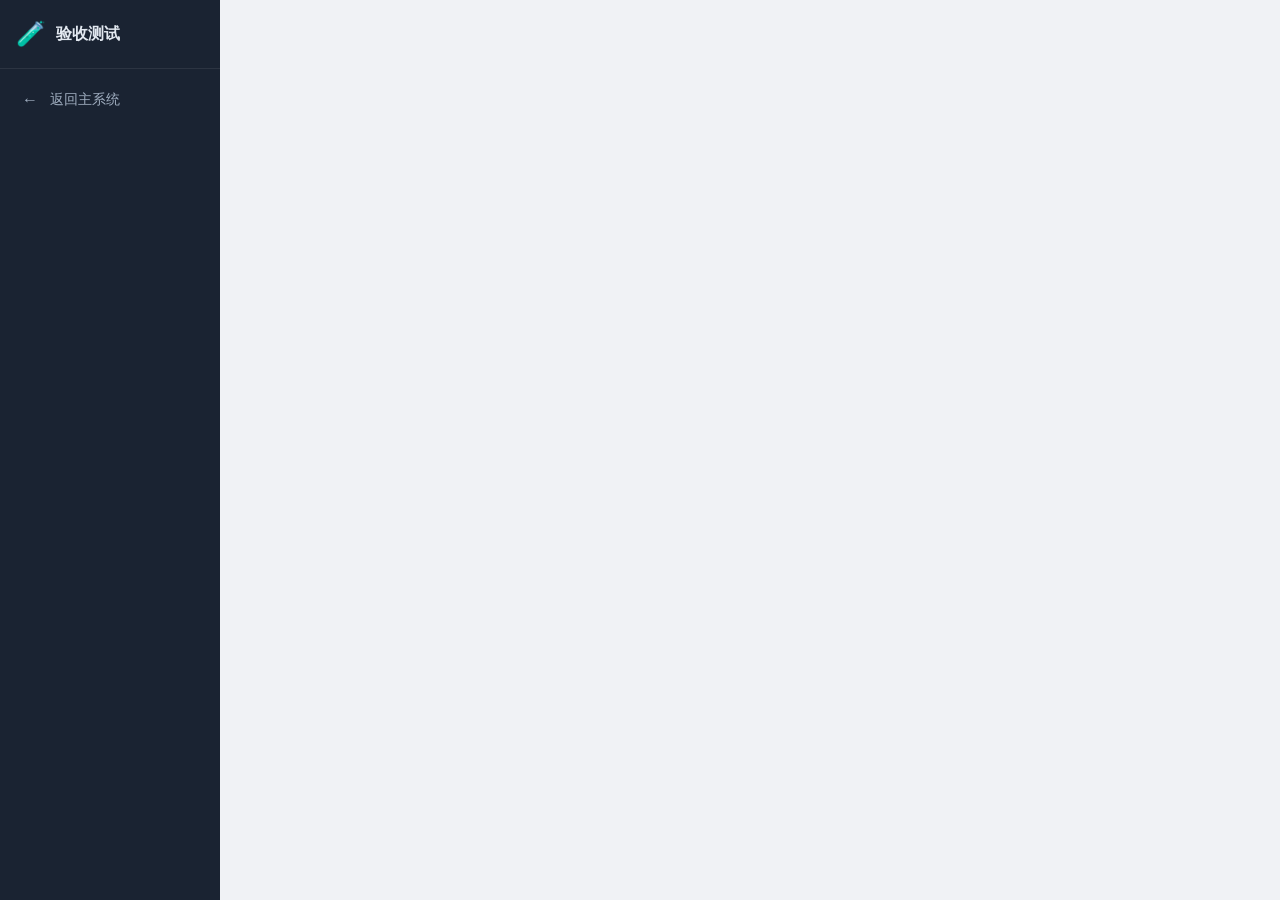
<file: computer-repair-tool/test-import-audit.html>
<!DOCTYPE html>
<html lang="zh-CN">
<head>
<meta charset="UTF-8">
<meta name="viewport" content="width=device-width, initial-scale=1.0">
<title>批量导入审计中心 - 验收测试</title>
<link rel="stylesheet" href="style.css">
<style>
  .test-result { padding: 12px; border-radius: 8px; margin-bottom: 8px; }
  .test-pass { background: #d1fae5; color: #065f46; }
  .test-fail { background: #fee2e2; color: #991b1b; }
  .test-info { background: #e0e7ff; color: #3730a3; }
  .test-section { margin-bottom: 24px; }
  .test-section h3 { margin-bottom: 12px; color: var(--text-primary); }
  .test-output { background: #1e293b; color: #e2e8f0; padding: 16px; border-radius: 8px; font-family: monospace; font-size: 12px; max-height: 300px; overflow-y: auto; margin-top: 12px; }
  .stats-bar { display: flex; gap: 24px; padding: 16px; background: var(--card-bg); border-radius: 8px; margin-bottom: 20px; }
  .stat-item { text-align: center; }
  .stat-item .num { font-size: 24px; font-weight: 700; }
  .stat-item .label { font-size: 12px; color: var(--text-secondary); }
</style>
</head>
<body>
<div class="app">
  <aside class="sidebar">
    <div class="sidebar-header">
      <div class="logo-icon">🧪</div>
      <h1>验收测试</h1>
    </div>
    <nav class="sidebar-nav">
      <a href="#" onclick="window.location.href='index.html'" class="nav-item">
        <span class="nav-icon">←</span><span class="nav-text">返回主系统</span>
      </a>
    </nav>
  </aside>
  <main class="main-content">
    <div class="page active">
      <div class="page-header">
        <h2>🧪 批量导入审计中心 - 验收测试</h2>
        <p>测试正常导入、冲突回退、导出再导入、跨重启核对一致</p>
      </div>
      
      <div class="stats-bar">
        <div class="stat-item"><div class="num" id="stat-total">0</div><div class="label">总计</div></div>
        <div class="stat-item"><div class="num" id="stat-pass" style="color:var(--success)">0</div><div class="label">通过</div></div>
        <div class="stat-item"><div class="num" id="stat-fail" style="color:var(--danger)">0</div><div class="label">失败</div></div>
      </div>

      <div class="card">
        <div class="card-body">
          <div class="action-bar">
            <button class="btn btn-primary" onclick="runAllTests()">▶ 运行全部测试</button>
            <button class="btn" onclick="clearStorage()">🧹 清空测试数据</button>
            <button class="btn" onclick="exportTestData()">📥 导出测试数据</button>
          </div>
          <div id="test-results"></div>
          <div class="test-output" id="test-output"></div>
        </div>
      </div>
    </div>
  </main>
</div>
<div id="toast-container" class="toast-container"></div>
<script src="app.js"></script>
<script src="test-import-audit.js"></script>
</body>
</html>
</file>
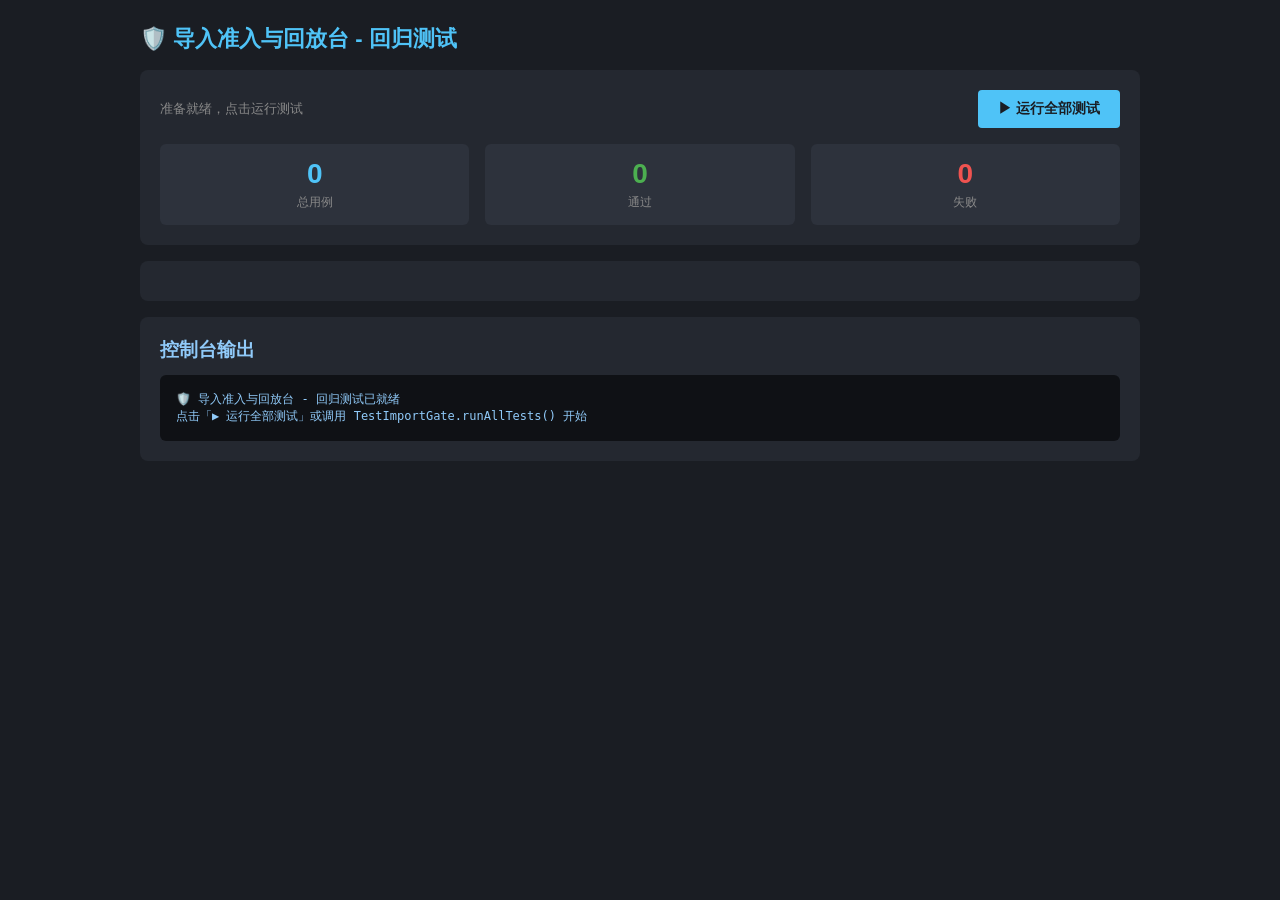
<file: computer-repair-tool/test-import-gate.html>
<!DOCTYPE html>
<html lang="zh-CN">
<head>
  <meta charset="UTF-8">
  <title>导入准入与回放台 - 回归测试</title>
  <style>
    * { box-sizing: border-box; margin: 0; padding: 0; }
    body { font-family: -apple-system, "Segoe UI", "Microsoft YaHei", sans-serif; background: #1a1d23; color: #e0e0e0; padding: 24px; }
    h1 { font-size: 22px; margin-bottom: 16px; color: #4fc3f7; }
    .container { max-width: 1000px; margin: 0 auto; }
    .card { background: #242830; border-radius: 8px; padding: 20px; margin-bottom: 16px; }
    .summary-row { display: flex; gap: 16px; flex-wrap: wrap; }
    .stat { flex: 1; min-width: 120px; background: #2d323c; border-radius: 6px; padding: 14px; text-align: center; }
    .stat-num { font-size: 28px; font-weight: bold; }
    .stat-label { font-size: 12px; color: #888; margin-top: 4px; }
    .num-pass { color: #4caf50; }
    .num-fail { color: #ef5350; }
    .num-total { color: #4fc3f7; }
    .btn { background: #4fc3f7; color: #1a1d23; border: none; padding: 10px 20px; border-radius: 4px; cursor: pointer; font-weight: bold; font-size: 14px; }
    .btn:hover { background: #81d4fa; }
    .test-list { margin-top: 12px; }
    .test-item { padding: 8px 12px; border-radius: 4px; margin-bottom: 4px; font-family: Consolas, monospace; font-size: 13px; display: flex; align-items: center; gap: 8px; }
    .test-pass { background: rgba(76,175,80,0.1); color: #81c784; }
    .test-fail { background: rgba(239,83,80,0.1); color: #e57373; }
    .test-error { color: #ffb74d; margin-left: 20px; font-size: 12px; padding: 4px 0; }
    .icon { width: 16px; display: inline-block; }
    .module-title { color: #ffb74d; font-size: 14px; margin: 16px 0 8px; padding-bottom: 4px; border-bottom: 1px solid #3a3f4b; }
    #output { background: #0f1115; padding: 16px; border-radius: 6px; font-family: Consolas, monospace; font-size: 12px; max-height: 400px; overflow-y: auto; white-space: pre-wrap; }
    .log-info { color: #90caf9; }
    .log-pass { color: #81c784; }
    .log-fail { color: #e57373; }
    .header-row { display: flex; justify-content: space-between; align-items: center; margin-bottom: 16px; }
    .status { font-size: 13px; color: #888; }
    .banner { padding: 12px 16px; border-radius: 6px; margin-bottom: 16px; }
    .banner-pass { background: rgba(76,175,80,0.15); border: 1px solid rgba(76,175,80,0.3); color: #81c784; }
    .banner-fail { background: rgba(239,83,80,0.15); border: 1px solid rgba(239,83,80,0.3); color: #e57373; }
  </style>
</head>
<body>
  <div class="container">
    <h1>🛡️ 导入准入与回放台 - 回归测试</h1>

    <div id="banner"></div>

    <div class="card">
      <div class="header-row">
        <div class="status" id="status">准备就绪，点击运行测试</div>
        <button class="btn" onclick="startTests()">▶ 运行全部测试</button>
      </div>
      <div class="summary-row">
        <div class="stat">
          <div class="stat-num num-total" id="num-total">0</div>
          <div class="stat-label">总用例</div>
        </div>
        <div class="stat">
          <div class="stat-num num-pass" id="num-pass">0</div>
          <div class="stat-label">通过</div>
        </div>
        <div class="stat">
          <div class="stat-num num-fail" id="num-fail">0</div>
          <div class="stat-label">失败</div>
        </div>
      </div>
    </div>

    <div class="card">
      <div id="test-list"></div>
    </div>

    <div class="card">
      <h3 style="margin-bottom: 12px; color: #90caf9;">控制台输出</h3>
      <div id="output"></div>
    </div>
  </div>

  <script>
    var origLog = console.log.bind(console);
    var logs = [];
    console.log = function() {
      var msg = Array.prototype.slice.call(arguments).map(function(a){
        if (typeof a === 'object') try { return JSON.stringify(a); } catch(e){ return String(a); }
        return String(a);
      }).join(' ');
      logs.push(msg);
      origLog.apply(console, arguments);
    };

    function renderLogs() {
      var el = document.getElementById('output');
      el.innerHTML = logs.map(function(l) {
        var cls = 'log-info';
        if (l.indexOf('✅') > -1 || l.indexOf('PASS') > -1) cls = 'log-pass';
        if (l.indexOf('❌') > -1 || l.indexOf('FAIL') > -1) cls = 'log-fail';
        return '<div class="' + cls + '">' + l.replace(/</g,'&lt;').replace(/>/g,'&gt;') + '</div>';
      }).join('');
      el.scrollTop = el.scrollHeight;
    }
    setInterval(renderLogs, 200);
  </script>

  <script src="app.js"></script>
  <script src="test-import-gate.js"></script>

  <script>
    function startTests() {
      document.getElementById('status').textContent = '正在执行测试...';
      document.getElementById('test-list').innerHTML = '';
      document.getElementById('banner').innerHTML = '';
      logs = [];

      window.TestImportGate.runAllTests();

      setTimeout(function() {
        var result = window.TEST_RESULT;
        if (!result) {
          setTimeout(function() {
            var r = window.TEST_RESULT || window.TestImportGate.TestRunner.getSummary();
            renderResult(r);
          }, 800);
        } else {
          renderResult(result);
        }
      }, 1500);
    }

    function renderResult(result) {
      if (!result) {
        document.getElementById('status').textContent = '测试结果读取失败，请查看控制台';
        return;
      }

      document.getElementById('num-total').textContent = result.total;
      document.getElementById('num-pass').textContent = result.passed;
      document.getElementById('num-fail').textContent = result.failed;

      var banner = document.getElementById('banner');
      if (result.failed === 0) {
        banner.innerHTML = '<div class="banner banner-pass">🎉 全部测试通过（' + result.passed + '/' + result.total + '），通过率 ' + result.passRate + '%</div>';
      } else {
        banner.innerHTML = '<div class="banner banner-fail">⚠️ 存在失败用例（' + result.failed + '/' + result.total + '），请查看下方详情</div>';
      }

      var tests = window.TestImportGate.TestRunner.getTests();
      var html = '';
      var currentModule = '';
      tests.forEach(function(t) {
        if (t.module !== currentModule) {
          currentModule = t.module;
          html += '<div class="module-title">📦 ' + currentModule + '</div>';
        }
        var icon = t.pass ? '<span class="icon">✅</span>' : '<span class="icon">❌</span>';
        var cls = t.pass ? 'test-pass' : 'test-fail';
        html += '<div class="test-item ' + cls + '">' + icon + t.name;
        if (!t.pass && t.error) {
          html += '<div class="test-error">💥 ' + t.error + '</div>';
        }
        html += '</div>';
      });

      document.getElementById('test-list').innerHTML = html;
      document.getElementById('status').textContent = '测试完成于 ' + new Date().toLocaleString();
    }

    window.onload = function() {
      console.log('🛡️ 导入准入与回放台 - 回归测试已就绪');
      console.log('点击「▶ 运行全部测试」或调用 TestImportGate.runAllTests() 开始');
    };
  </script>
</body>
</html>
</file>
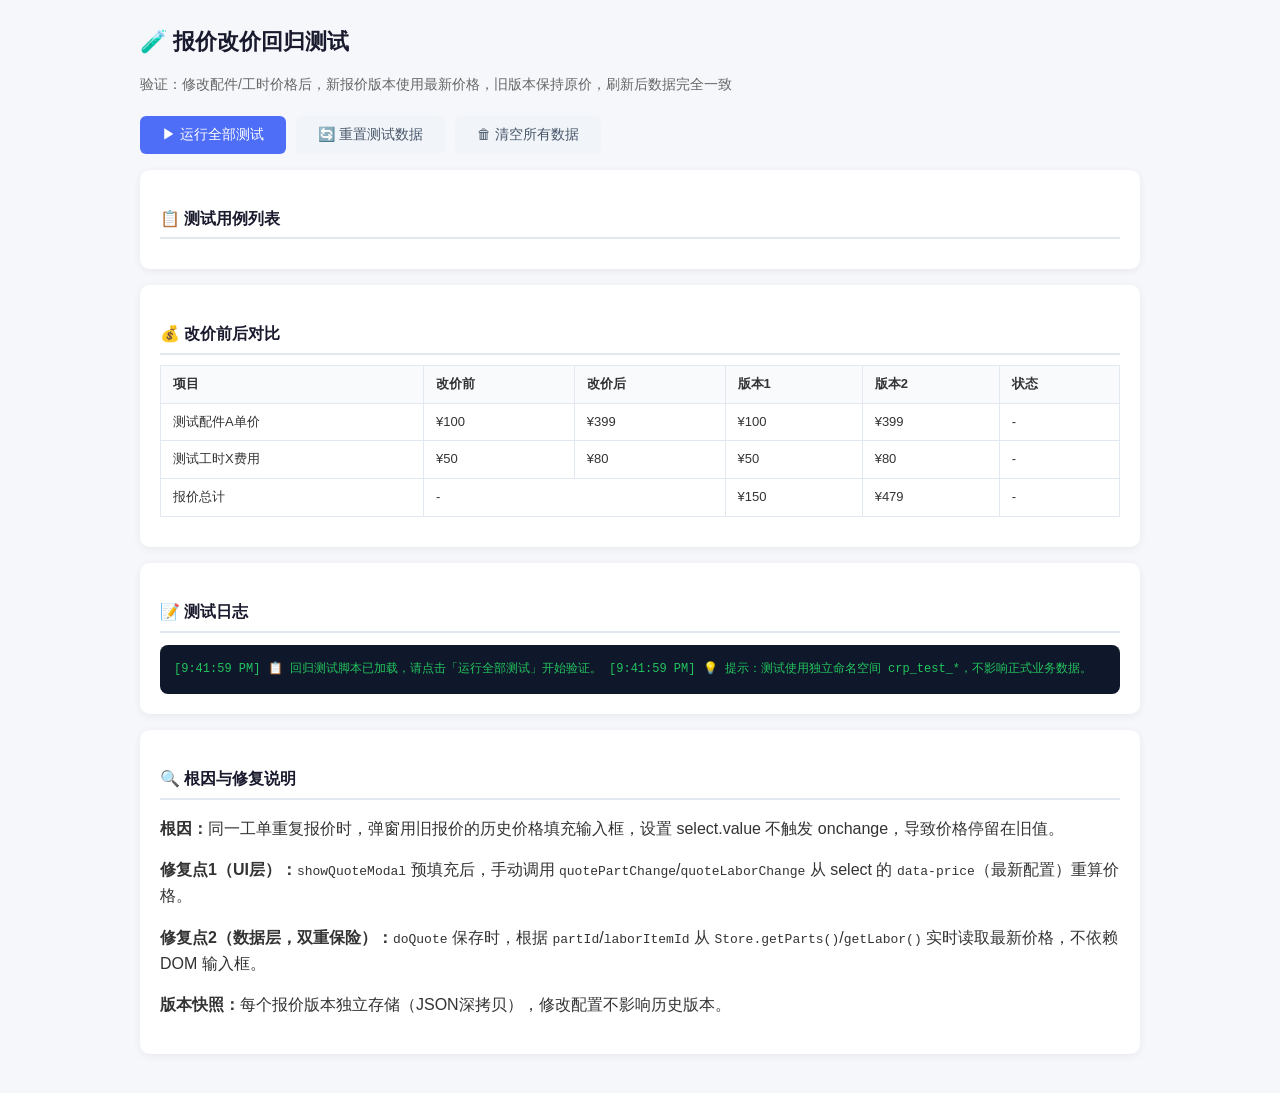
<file: computer-repair-tool/test-quote-price.html>
<!DOCTYPE html>
<html lang="zh-CN">
<head>
<meta charset="UTF-8">
<title>报价改价回归测试</title>
<style>
body{font-family:"Microsoft YaHei",arial,sans-serif;padding:24px;max-width:1000px;margin:0 auto;background:#f5f7fa;color:#333;line-height:1.6}
h1{font-size:22px;margin:0 0 8px;color:#1a1a2e}
.subtitle{color:#666;margin-bottom:20px;font-size:14px}
.card{background:#fff;border-radius:10px;padding:20px;margin-bottom:16px;box-shadow:0 2px 8px rgba(0,0,0,0.06)}
.test-row{display:flex;justify-content:space-between;align-items:center;padding:10px 14px;margin:6px 0;border-radius:6px}
.test-row.pass{background:#ecfdf5;border-left:4px solid #10b981}
.test-row.fail{background:#fef2f2;border-left:4px solid #ef4444}
.test-row .name{font-weight:500}
.test-row .status{font-weight:700;font-size:14px}
.pass .status{color:#059669}
.fail .status{color:#dc2626}
.summary{padding:16px 20px;border-radius:10px;font-size:16px;font-weight:700;margin-top:20px;text-align:center}
.summary.pass{background:#d1fae5;color:#065f46}
.summary.fail{background:#fee2e2;color:#991b1b}
.btn{padding:10px 22px;font-size:14px;cursor:pointer;border:none;border-radius:6px;background:#4f6ef7;color:#fff;font-weight:500;transition:background .2s}
.btn:hover{background:#3b5de7}
.btn.secondary{background:#f1f5f9;color:#475569}
.btn.secondary:hover{background:#e2e8f0}
.btn.danger{background:#ef4444}
.btn.danger:hover{background:#dc2626}
.btn-group{display:flex;gap:10px;margin-bottom:16px;flex-wrap:wrap}
.code-block{background:#1a1a2e;color:#e2e8f0;padding:14px;border-radius:8px;font-family:Consolas,"Courier New",monospace;font-size:13px;overflow-x:auto;margin:10px 0}
.log{background:#0f172a;color:#22c55e;padding:14px;border-radius:8px;font-family:Consolas,"Courier New",monospace;font-size:12px;margin-top:12px;max-height:260px;overflow:auto;line-height:1.8}
.log .err{color:#ef4444}
.log .warn{color:#f59e0b}
.section-title{font-size:16px;font-weight:600;margin:16px 0 10px 0;color:#1a1a2e;border-bottom:2px solid #e2e8f0;padding-bottom:6px}
.expect-table{width:100%;border-collapse:collapse;margin:10px 0;font-size:13px}
.expect-table th,.expect-table td{border:1px solid #e2e8f0;padding:8px 12px;text-align:left}
.expect-table th{background:#f8fafc;font-weight:600}
.expect-table tr.pass td{background:#f0fdf4}
.expect-table tr.fail td{background:#fef2f2}
.highlight{background:#fef3c7;padding:2px 6px;border-radius:4px;font-weight:600}
</style>
</head>
<body>

<h1>🧪 报价改价回归测试</h1>
<p class="subtitle">验证：修改配件/工时价格后，新报价版本使用最新价格，旧版本保持原价，刷新后数据完全一致</p>

<div class="btn-group">
  <button class="btn" onclick="runAllTests()">▶ 运行全部测试</button>
  <button class="btn secondary" onclick="resetTestData()">🔄 重置测试数据</button>
  <button class="btn secondary" onclick="clearAllData()">🗑 清空所有数据</button>
</div>

<div id="summary-container"></div>

<div class="card">
  <div class="section-title">📋 测试用例列表</div>
  <div id="test-results"></div>
</div>

<div class="card">
  <div class="section-title">💰 改价前后对比</div>
  <table class="expect-table">
    <thead><tr><th>项目</th><th>改价前</th><th>改价后</th><th>版本1</th><th>版本2</th><th>状态</th></tr></thead>
    <tbody id="compare-table">
      <tr><td>测试配件A单价</td><td>¥100</td><td>¥399</td><td>¥100</td><td>¥399</td><td>-</td></tr>
      <tr><td>测试工时X费用</td><td>¥50</td><td>¥80</td><td>¥50</td><td>¥80</td><td>-</td></tr>
      <tr><td>报价总计</td><td colspan="2">-</td><td>¥150</td><td>¥479</td><td>-</td></tr>
    </tbody>
  </table>
</div>

<div class="card">
  <div class="section-title">📝 测试日志</div>
  <div id="test-log" class="log"></div>
</div>

<div class="card">
  <div class="section-title">🔍 根因与修复说明</div>
  <p><strong>根因：</strong>同一工单重复报价时，弹窗用旧报价的历史价格填充输入框，设置 select.value 不触发 onchange，导致价格停留在旧值。</p>
  <p><strong>修复点1（UI层）：</strong><code>showQuoteModal</code> 预填充后，手动调用 <code>quotePartChange</code>/<code>quoteLaborChange</code> 从 select 的 <code>data-price</code>（最新配置）重算价格。</p>
  <p><strong>修复点2（数据层，双重保险）：</strong><code>doQuote</code> 保存时，根据 <code>partId</code>/<code>laborItemId</code> 从 <code>Store.getParts()</code>/<code>getLabor()</code> 实时读取最新价格，不依赖 DOM 输入框。</p>
  <p><strong>版本快照：</strong>每个报价版本独立存储（JSON深拷贝），修改配置不影响历史版本。</p>
</div>

<script src="app.js"></script>
<script>
var CRP = window.CRP;
var STATUS = CRP.STATUS;
var STATUS_LABELS = CRP.STATUS_LABELS;
var STORAGE_KEYS = CRP.STORAGE_KEYS;
var Store = CRP.Store;
var QuoteEngine = CRP.QuoteEngine;
var renderQuoteTable = CRP.renderQuoteTable;
var now = CRP.now;

var TEST_PREFIX = 'crp_test_';
var ORIGIN_KEYS = {};

function log(msg, type){
  var time = new Date().toLocaleTimeString();
  var el = document.getElementById('test-log');
  var cls = type ? ' class="' + type + '"' : '';
  el.innerHTML += '[' + time + '] <span' + cls + '>' + msg + '</span>\n';
  el.scrollTop = el.scrollHeight;
}

function swapStorageKeys(useTest){
  var keys = ['ORDERS','PARTS','LABOR','QUOTES','HISTORY','ROLLBACKS','TERMINATIONS','INITIALIZED'];
  if(useTest){
    keys.forEach(function(k){
      ORIGIN_KEYS[k] = STORAGE_KEYS[k];
      STORAGE_KEYS[k] = TEST_PREFIX + k.toLowerCase();
    });
  } else {
    keys.forEach(function(k){
      if(ORIGIN_KEYS[k]) STORAGE_KEYS[k] = ORIGIN_KEYS[k];
    });
  }
}

function resetTestData(){
  swapStorageKeys(true);
  var keys = Object.values(STORAGE_KEYS);
  keys.forEach(function(k){ localStorage.removeItem(k); });
  
  var t = '2026-06-18T09:00:00.000Z';
  var parts = [
    {id:'tp1', name:'测试配件A', category:'测试', unitPrice:100, updatedAt:t},
    {id:'tp2', name:'测试配件B', category:'测试', unitPrice:200, updatedAt:t}
  ];
  Store.saveParts(parts);
  
  var labor = [
    {id:'tl1', name:'测试工时X', category:'测试', fee:50, updatedAt:t},
    {id:'tl2', name:'测试工时Y', category:'测试', fee:80, updatedAt:t}
  ];
  Store.saveLabor(labor);
  
  var order = {
    id:'to1', orderNo:'TEST-001', customerName:'测试客户', customerPhone:'13800000000',
    deviceType:'笔记本', deviceBrand:'测试牌', deviceModel:'Test1',
    faultDescription:'测试故障描述', handler:'测试员',
    currentStatus: STATUS.INSPECTING, createdAt:t, updatedAt:t
  };
  Store.saveOrders([order]);
  
  Store.saveQuotes([]);
  Store.saveHistory([]);
  Store.saveRollbacks([]);
  Store.saveTerminations([]);
  Store.save(STORAGE_KEYS.INITIALIZED, 'true');
  
  log('✅ 测试数据已重置（测试命名空间，不影响正式数据）', 'pass');
  document.getElementById('test-results').innerHTML = '';
  document.getElementById('summary-container').innerHTML = '';
}

function clearAllData(){
  swapStorageKeys(true);
  var keys = Object.values(STORAGE_KEYS);
  keys.forEach(function(k){ localStorage.removeItem(k); });
  swapStorageKeys(false);
  log('🗑 测试数据已清空', 'warn');
}

function assertEq(actual, expected, msg){
  if(actual !== expected){
    throw new Error(msg + ' — 期望: ' + expected + ', 实际: ' + actual);
  }
  log('  ✅ ' + msg + ': ' + actual);
}

function runAllTests(){
  log('🚀 开始运行全部回归测试...\n', 'warn');
  resetTestData();
  
  var results = [];
  
  try{
    results.push(tc01_generateV1());
    results.push(tc02_modifyPrices());
    results.push(tc03_generateV2());
    results.push(tc04_v1NotModified());
    results.push(tc05_refreshConsistency());
    results.push(tc06_multiVersionIndependent());
    results.push(tc07_doQuoteUsesLatest());
    results.push(tc08_detailRenderCorrect());
    results.push(tc09_historyHasV2());
    results.push(tc10_v1HistoryNotTouched());
    results.push(tc11_historyPersistsAfterRefresh());
    results.push(tc12_v3HistoryAlsoWritten());
  } catch(e){
    log('❌ 测试执行异常: ' + e.message, 'err');
  }
  
  renderResults(results);
  swapStorageKeys(false);
}

function tc01_generateV1(){
  log('\n🧪 TC01: 生成版本1报价（配件A ¥100 + 工时X ¥50 = ¥150）');
  var parts = [
    {partId:'tp1', partName:'测试配件A', unitPrice:100, quantity:2, subtotal:200}
  ];
  var laborItems = [
    {laborItemId:'tl1', laborName:'测试工时X', fee:50}
  ];
  var result = QuoteEngine.generate('to1', parts, laborItems, '测试员');
  
  if(!result.ok) throw new Error('生成报价失败: ' + result.msg);
  var q = result.quote;
  
  assertEq(q.version, 1, '版本号');
  assertEq(q.parts.length, 1, '配件项数');
  assertEq(q.parts[0].unitPrice, 100, '配件A单价');
  assertEq(q.parts[0].subtotal, 200, '配件A小计');
  assertEq(q.laborItems.length, 1, '工时项数');
  assertEq(q.laborItems[0].fee, 50, '工时X费用');
  assertEq(q.totalCost, 250, '版本1总价');
  
  var saved = Store.getLatestQuote('to1');
  assertEq(saved.totalCost, 250, '保存后读取的版本1总价');
  
  return {name: 'TC01: 生成版本1报价', pass: true};
}

function tc02_modifyPrices(){
  log('\n🧪 TC02: 修改配件A价格 100→399，工时X 50→80');
  var parts = Store.getParts();
  var idx = parts.findIndex(function(p){ return p.id === 'tp1'; });
  parts[idx].unitPrice = 399;
  parts[idx].updatedAt = now();
  Store.saveParts(parts);
  
  var labor = Store.getLabor();
  var lidx = labor.findIndex(function(l){ return l.id === 'tl1'; });
  labor[lidx].fee = 80;
  labor[lidx].updatedAt = now();
  Store.saveLabor(labor);
  
  var newParts = Store.getParts();
  var newLabor = Store.getLabor();
  assertEq(newParts.find(function(p){ return p.id === 'tp1'; }).unitPrice, 399, '配件A新价格');
  assertEq(newLabor.find(function(l){ return l.id === 'tl1'; }).fee, 80, '工时X新费用');
  
  var v1 = Store.getLatestQuote('to1');
  assertEq(v1.totalCost, 250, '改价后版本1总价不变');
  assertEq(v1.parts[0].unitPrice, 100, '改价后版本1配件单价不变');
  
  return {name: 'TC02: 修改配置价格', pass: true};
}

function tc03_generateV2(){
  log('\n🧪 TC03: 生成版本2（必须使用最新价 399×2 + 80 = ¥878）');
  
  var allParts = Store.getParts();
  var allLabor = Store.getLabor();
  
  var curPart = allParts.find(function(p){ return p.id === 'tp1'; });
  var curLabor = allLabor.find(function(l){ return l.id === 'tl1'; });
  
  var parts = [
    {partId:'tp1', partName:curPart.name, unitPrice:curPart.unitPrice, quantity:2, subtotal:curPart.unitPrice * 2}
  ];
  var laborItems = [
    {laborItemId:'tl1', laborName:curLabor.name, fee:curLabor.fee}
  ];
  
  var result = QuoteEngine.generate('to1', parts, laborItems, '测试员');
  if(!result.ok) throw new Error('生成报价失败: ' + result.msg);
  
  var q = result.quote;
  assertEq(q.version, 2, '版本号');
  assertEq(q.parts[0].unitPrice, 399, '版本2配件A单价（新价）');
  assertEq(q.parts[0].subtotal, 798, '版本2配件A小计（399×2）');
  assertEq(q.laborItems[0].fee, 80, '版本2工时X费用（新价）');
  assertEq(q.totalCost, 878, '版本2总价（798+80）');
  
  return {name: 'TC03: 版本2使用最新价格', pass: true};
}

function tc04_v1NotModified(){
  log('\n🧪 TC04: 验证版本1未被篡改（仍为¥250）');
  var quotes = Store.getQuotesByOrderId('to1').sort(function(a,b){ return a.version - b.version; });
  var v1 = quotes[0];
  
  assertEq(v1.version, 1, '版本号');
  assertEq(v1.parts[0].unitPrice, 100, '版本1配件单价仍为原价100');
  assertEq(v1.laborItems[0].fee, 50, '版本1工时费仍为原价50');
  assertEq(v1.totalCost, 250, '版本1总价仍为原价250');
  
  var v2 = quotes[1];
  assertEq(v2.totalCost, 878, '版本2总价为新价878');
  assertEq(v1.totalCost !== v2.totalCost, true, '两个版本价格不同');
  
  return {name: 'TC04: 旧版本不被串改', pass: true};
}

function tc05_refreshConsistency(){
  log('\n🧪 TC05: 模拟刷新/重开后数据一致性');
  var savedV1 = JSON.parse(JSON.stringify(Store.getQuotesByOrderId('to1').sort(function(a,b){return a.version-b.version})[0]));
  var savedV2 = JSON.parse(JSON.stringify(Store.getQuotesByOrderId('to1').sort(function(a,b){return a.version-b.version})[1]));
  
  var raw = JSON.parse(localStorage.getItem(STORAGE_KEYS.QUOTES));
  var rawV1 = raw.find(function(q){ return q.version === 1 && q.orderId === 'to1'; });
  var rawV2 = raw.find(function(q){ return q.version === 2 && q.orderId === 'to1'; });
  
  assertEq(rawV1.totalCost, savedV1.totalCost, 'localStorage中版本1总价与Store读取一致');
  assertEq(rawV2.totalCost, savedV2.totalCost, 'localStorage中版本2总价与Store读取一致');
  assertEq(rawV1.parts[0].unitPrice, 100, 'localStorage中版本1单价正确');
  assertEq(rawV2.parts[0].unitPrice, 399, 'localStorage中版本2单价正确');
  
  return {name: 'TC05: 刷新/重开后数据一致', pass: true};
}

function tc06_multiVersionIndependent(){
  log('\n🧪 TC06: 验证多版本共存且各自独立（深拷贝）');
  var quotes = Store.getQuotesByOrderId('to1').sort(function(a,b){ return a.version - b.version; });
  
  assertEq(quotes.length, 2, '应有2个版本');
  
  var v1 = quotes[0];
  var v2 = quotes[1];
  
  v1.parts[0].unitPrice = 9999;
  v1.totalCost = 9999;
  
  var reRead = Store.getQuotesByOrderId('to1').sort(function(a,b){ return a.version - b.version; });
  assertEq(reRead[0].totalCost, 250, '修改内存对象不影响Store重新读取（独立快照）');
  
  assertEq(reRead[1].totalCost, 878, '版本2不受版本1内存修改影响');
  
  return {name: 'TC06: 多版本独立快照', pass: true};
}

function tc07_doQuoteUsesLatest(){
  log('\n🧪 TC07: 验证 doQuote 逻辑（从最新配置读价，不依赖DOM）');
  
  var allParts = Store.getParts();
  var allLabor = Store.getLabor();
  
  var partId = 'tp1';
  var curPart = allParts.find(function(p){ return p.id === partId; });
  var unitPrice = curPart ? curPart.unitPrice : 0;
  
  var laborId = 'tl1';
  var curLabor = allLabor.find(function(l){ return l.id === laborId; });
  var fee = curLabor ? curLabor.fee : 0;
  
  assertEq(unitPrice, 399, 'doQuote从最新配置读配件价');
  assertEq(fee, 80, 'doQuote从最新配置读工时费');
  
  var fakeDomPrice = 100;
  var finalPrice = curPart ? curPart.unitPrice : fakeDomPrice;
  assertEq(finalPrice, 399, '配置价优先于DOM输入价（双重保险）');
  
  return {name: 'TC07: doQuote最新价优先逻辑', pass: true};
}

function tc08_detailRenderCorrect(){
  log('\n🧪 TC08: 验证详情页渲染使用快照数据');
  
  var quotes = Store.getQuotesByOrderId('to1').sort(function(a,b){ return a.version - b.version; });
  
  var v1Html = renderQuoteTable(quotes[0]);
  var v2Html = renderQuoteTable(quotes[1]);
  
  var v1Has100 = v1Html.indexOf('¥100.00') > -1;
  var v1Has250 = v1Html.indexOf('¥250.00') > -1;
  var v2Has399 = v2Html.indexOf('¥399.00') > -1;
  var v2Has878 = v2Html.indexOf('¥878.00') > -1;
  
  assertEq(v1Has100, true, '版本1渲染包含原价¥100');
  assertEq(v1Has250, true, '版本1渲染包含原价总计¥250');
  assertEq(v2Has399, true, '版本2渲染包含新价¥399');
  assertEq(v2Has878, true, '版本2渲染包含新价总计¥878');
  
  var v1Has399 = v1Html.indexOf('¥399.00') > -1;
  assertEq(v1Has399, false, '版本1渲染不包含新价¥399');
  
  return {name: 'TC08: 详情页渲染使用快照', pass: true};
}

function tc09_historyHasV2(){
  log('\n🧪 TC09: 验证生成版本2后，操作历史追加了版本2记录');
  var history = Store.getHistoryByOrderId('to1').sort(function(a,b){ return new Date(a.timestamp) - new Date(b.timestamp); });
  
  var v1Record = history.find(function(h){ return h.note && h.note.indexOf('版本1') > -1; });
  var v2Record = history.find(function(h){ return h.note && h.note.indexOf('版本2') > -1; });
  
  if(!v1Record) throw new Error('未找到版本1的历史记录');
  if(!v2Record) throw new Error('未找到版本2的历史记录（这就是Bug！）');
  
  log('  ✅ 找到版本1记录: ' + v1Record.note);
  log('  ✅ 找到版本2记录: ' + v2Record.note);
  
  assertEq(v1Record.toStatus, STATUS.QUOTED, '版本1的toStatus是QUOTED');
  assertEq(v2Record.fromStatus, STATUS.QUOTED, '版本2的fromStatus是QUOTED');
  assertEq(v2Record.toStatus, STATUS.QUOTED, '版本2的toStatus也是QUOTED');
  assertEq(v2Record.type, 'advance', '版本2类型是advance');
  
  var noteHasV2 = v2Record.note.indexOf('版本2') > -1;
  assertEq(noteHasV2, true, '版本2备注中包含版本号');
  
  return {name: 'TC09: 历史追加版本2记录', pass: true};
}

function tc10_v1HistoryNotTouched(){
  log('\n🧪 TC10: 验证版本1历史记录未被串改');
  var history = Store.getHistoryByOrderId('to1').sort(function(a,b){ return new Date(a.timestamp) - new Date(b.timestamp); });
  
  var v1Record = history.find(function(h){ return h.note && h.note.indexOf('版本1') > -1; });
  if(!v1Record) throw new Error('未找到版本1历史');
  
  assertEq(v1Record.fromStatus, STATUS.INSPECTING, '版本1 fromStatus仍为INSPECTING');
  assertEq(v1Record.toStatus, STATUS.QUOTED, '版本1 toStatus仍为QUOTED');
  
  var v1Quotes = Store.getQuotesByOrderId('to1').sort(function(a,b){return a.version-b.version});
  assertEq(v1Quotes[0].totalCost, 250, '版本1报价仍为250');
  
  return {name: 'TC10: 版本1历史和报价未被串改', pass: true};
}

function tc11_historyPersistsAfterRefresh(){
  log('\n🧪 TC11: 验证刷新/重开后历史记录仍存在');
  var rawHistory = JSON.parse(localStorage.getItem(STORAGE_KEYS.HISTORY) || '[]');
  var v2InStorage = rawHistory.find(function(h){ return h.orderId === 'to1' && h.note && h.note.indexOf('版本2') > -1; });
  
  if(!v2InStorage) throw new Error('localStorage中没有版本2的历史记录，刷新后会丢失！');
  
  var storeRead = Store.getHistoryByOrderId('to1').find(function(h){ return h.note && h.note.indexOf('版本2') > -1; });
  assertEq(!!storeRead, true, 'Store读取的版本2历史存在');
  assertEq(v2InStorage.note, storeRead.note, 'localStorage与Store读取一致');
  assertEq(v2InStorage.type, 'advance', '存储的类型正确');
  
  return {name: 'TC11: 刷新/重开后历史持久化', pass: true};
}

function tc12_v3HistoryAlsoWritten(){
  log('\n🧪 TC12: 生成版本3，验证第N次报价都能正确追加历史');
  
  var allParts = Store.getParts();
  var allLabor = Store.getLabor();
  var curPart = allParts.find(function(p){ return p.id === 'tp2'; });
  var curLabor = allLabor.find(function(l){ return l.id === 'tl2'; });
  
  var parts = [
    {partId:'tp2', partName:curPart.name, unitPrice:curPart.unitPrice, quantity:1, subtotal:curPart.unitPrice}
  ];
  var laborItems = [
    {laborItemId:'tl2', laborName:curLabor.name, fee:curLabor.fee}
  ];
  
  var result = QuoteEngine.generate('to1', parts, laborItems, '测试员');
  if(!result.ok) throw new Error('生成版本3失败: ' + result.msg);
  assertEq(result.quote.version, 3, '版本号为3');
  
  var history = Store.getHistoryByOrderId('to1').sort(function(a,b){ return new Date(a.timestamp) - new Date(b.timestamp); });
  var v3Record = history.find(function(h){ return h.note && h.note.indexOf('版本3') > -1; });
  
  if(!v3Record) throw new Error('未找到版本3的历史记录！');
  
  log('  ✅ 找到版本3记录: ' + v3Record.note);
  assertEq(v3Record.fromStatus, STATUS.QUOTED, '版本3 fromStatus为QUOTED');
  assertEq(v3Record.toStatus, STATUS.QUOTED, '版本3 toStatus为QUOTED');
  assertEq(v3Record.type, 'advance', '版本3类型正确');
  
  var allQuotes = Store.getQuotesByOrderId('to1').sort(function(a,b){ return a.version - b.version; });
  assertEq(allQuotes.length, 3, '共有3个报价版本');
  assertEq(allQuotes[0].totalCost, 250, '版本1仍为¥250');
  assertEq(allQuotes[1].totalCost, 878, '版本2仍为¥878');
  
  return {name: 'TC12: 第N次报价都追加历史', pass: true};
}

function renderResults(results){
  var html = '';
  var passed = 0, failed = 0;
  
  results.forEach(function(r, i){
    var cls = r.pass ? 'pass' : 'fail';
    var status = r.pass ? '✅ 通过' : '❌ 失败';
    if(r.pass) passed++; else failed++;
    html += '<div class="test-row ' + cls + '">';
    html += '<span class="name">' + (i+1) + '. ' + r.name + '</span>';
    html += '<span class="status">' + status + '</span>';
    html += '</div>';
    if(r.error){
      html += '<div style="color:#dc2626;padding:6px 14px;font-size:13px">错误: ' + r.error + '</div>';
    }
  });
  
  document.getElementById('test-results').innerHTML = html;
  
  var summaryCls = failed === 0 ? 'pass' : 'fail';
  var summaryText = failed === 0
    ? '🎉 全部测试通过！(' + passed + '/' + results.length + ') — 报价改价修复正确'
    : '⚠️  测试失败 (' + failed + '/' + results.length + ' 未通过)';
  
  document.getElementById('summary-container').innerHTML = 
    '<div class="summary ' + summaryCls + '">' + summaryText + '</div>';
  
  log('\n========================================', 'warn');
  log('测试完成: ' + passed + ' 通过, ' + failed + ' 失败', failed === 0 ? 'pass' : 'err');
  if(failed === 0) log('✅ 报价改价逻辑修复正确！历史版本保持原价，新版本使用最新价。', 'pass');
}

window.onload = function(){
  log('📋 回归测试脚本已加载，请点击「运行全部测试」开始验证。');
  log('💡 提示：测试使用独立命名空间 crp_test_*，不影响正式业务数据。');
};
</script>
</body>
</html>
</file>
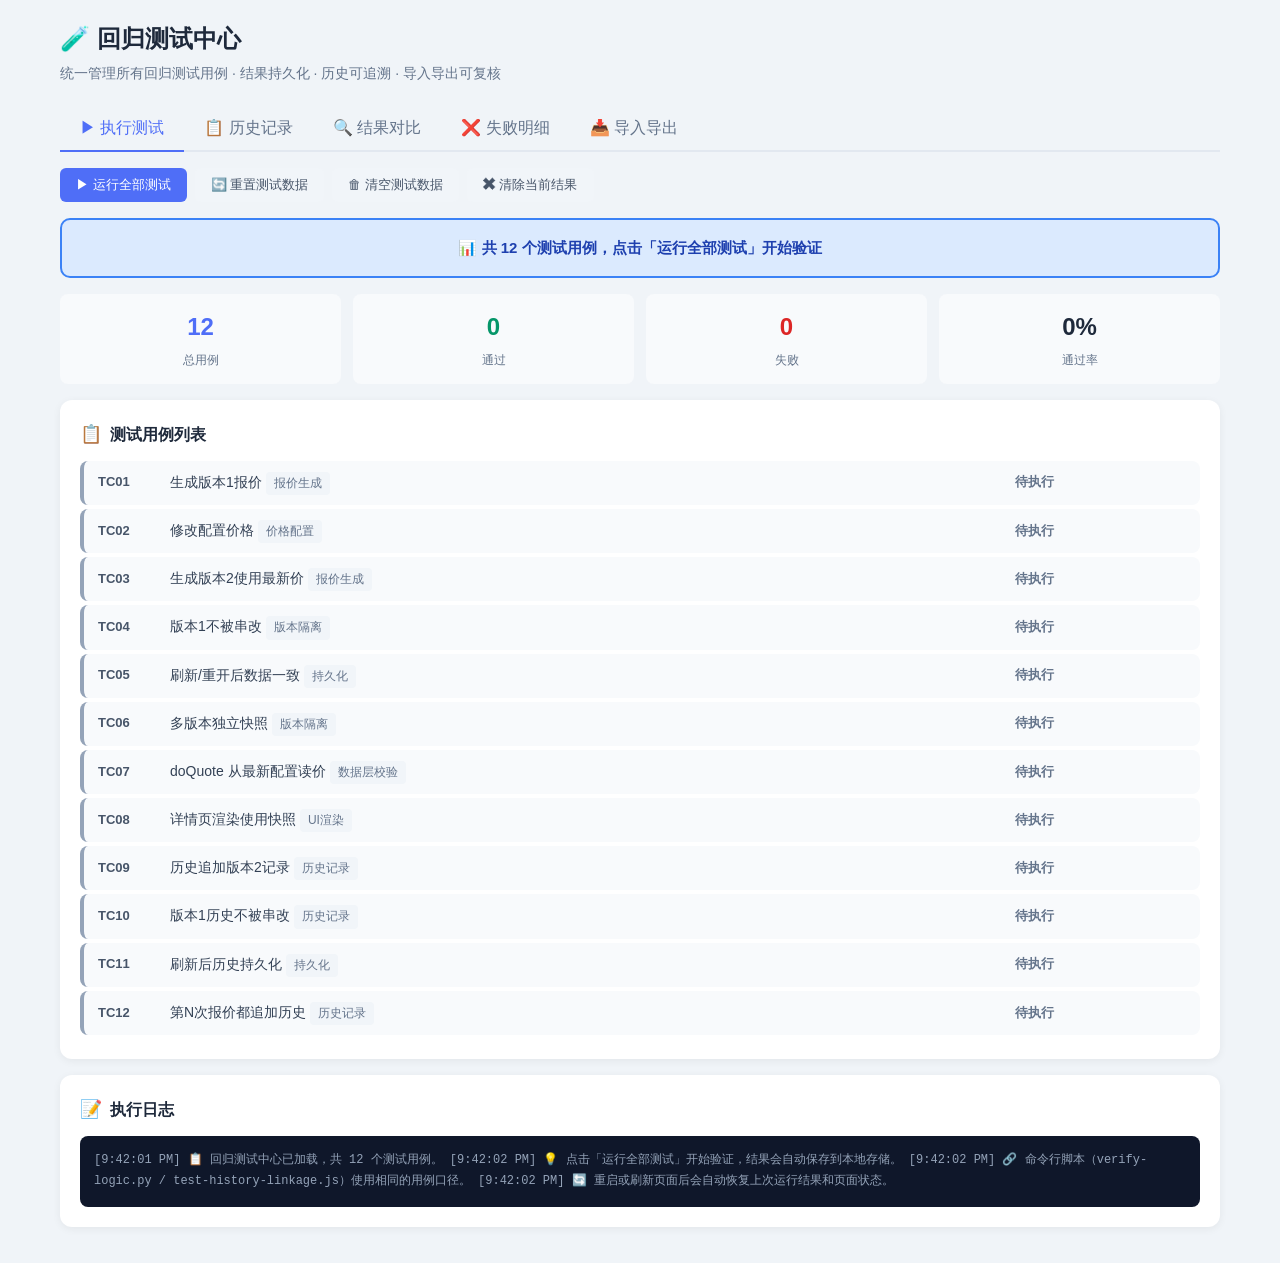
<file: computer-repair-tool/test-regression.html>
<!DOCTYPE html>
<html lang="zh-CN">
<head>
<meta charset="UTF-8">
<meta name="viewport" content="width=device-width, initial-scale=1.0">
<title>回归测试中心 · 电脑维修接单系统</title>
<style>
*{box-sizing:border-box;margin:0;padding:0}
body{font-family:"Microsoft YaHei","PingFang SC",arial,sans-serif;padding:20px;max-width:1200px;margin:0 auto;background:#f0f4f8;color:#334155;line-height:1.6}
h1{font-size:24px;color:#1e293b;margin-bottom:4px}
.subtitle{color:#64748b;margin-bottom:20px;font-size:14px}
.card{background:#fff;border-radius:12px;padding:20px;margin-bottom:16px;box-shadow:0 2px 8px rgba(0,0,0,0.06)}
.card h3{font-size:16px;color:#1e293b;margin-bottom:12px;display:flex;align-items:center;gap:8px}
.card h3 .icon{font-size:18px}

.btn{padding:8px 16px;font-size:13px;cursor:pointer;border:none;border-radius:6px;background:#4f6ef7;color:#fff;font-weight:500;transition:all .2s;display:inline-flex;align-items:center;gap:6px}
.btn:hover{background:#3b5de7;transform:translateY(-1px)}
.btn.secondary{background:#f1f5f9;color:#475569}
.btn.secondary:hover{background:#e2e8f0}
.btn.success{background:#10b981}
.btn.success:hover{background:#059669}
.btn.danger{background:#ef4444}
.btn.danger:hover{background:#dc2626}
.btn.warning{background:#f59e0b}
.btn.warning:hover{background:#d97706}
.btn.sm{padding:5px 12px;font-size:12px}
.btn:disabled{opacity:.5;cursor:not-allowed;transform:none}
.btn-group{display:flex;gap:8px;flex-wrap:wrap;margin-bottom:16px}

.summary-banner{padding:16px 20px;border-radius:10px;font-size:15px;font-weight:600;text-align:center;margin-bottom:16px;display:flex;align-items:center;justify-content:center;gap:12px}
.summary-banner.pass{background:#d1fae5;color:#065f46;border:2px solid #10b981}
.summary-banner.fail{background:#fee2e2;color:#991b1b;border:2px solid #ef4444}
.summary-banner.info{background:#dbeafe;color:#1e40af;border:2px solid #3b82f6}
.summary-banner .count{font-size:20px}

.test-row{display:grid;grid-template-columns:60px 1fr 100px 120px;gap:12px;align-items:center;padding:10px 14px;margin:4px 0;border-radius:8px;cursor:pointer;transition:background .15s}
.test-row:hover{background:#f8fafc}
.test-row.pass{background:#f0fdf4;border-left:4px solid #10b981}
.test-row.fail{background:#fef2f2;border-left:4px solid #ef4444}
.test-row.pending{background:#f8fafc;border-left:4px solid #94a3b8}
.test-row.running{background:#fef3c7;border-left:4px solid #f59e0b;animation:pulse 1.5s infinite}
@keyframes pulse{0%,100%{opacity:1}50%{opacity:.7}}
.test-row .tc-id{font-weight:700;font-size:13px;color:#475569}
.test-row .tc-name{font-weight:500;font-size:14px}
.test-row .tc-cat{font-size:12px;color:#64748b;background:#f1f5f9;padding:2px 8px;border-radius:4px;display:inline-block}
.test-row .tc-status{font-weight:700;font-size:13px;text-align:right}
.test-row.pass .tc-status{color:#059669}
.test-row.fail .tc-status{color:#dc2626}
.test-row.pending .tc-status{color:#64748b}
.test-row.running .tc-status{color:#d97706}
.test-detail{background:#fffbeb;padding:10px 14px 12px 24px;border-radius:0 0 8px 8px;margin:-4px 0 4px 0;font-size:13px;color:#78350f;display:none}
.test-detail.show{display:block}
.test-detail .detail-label{font-weight:600;margin-top:6px}
.test-detail .detail-value{font-family:Consolas,monospace;background:#fef3c7;padding:2px 6px;border-radius:3px}

.stats-grid{display:grid;grid-template-columns:repeat(4,1fr);gap:12px;margin-bottom:16px}
.stat-card{background:#f8fafc;padding:14px;border-radius:8px;text-align:center}
.stat-card .stat-value{font-size:24px;font-weight:700;color:#1e293b}
.stat-card .stat-label{font-size:12px;color:#64748b;margin-top:4px}
.stat-card.pass .stat-value{color:#059669}
.stat-card.fail .stat-value{color:#dc2626}
.stat-card.total .stat-value{color:#4f6ef7}

.log{background:#0f172a;color:#e2e8f0;padding:14px;border-radius:8px;font-family:Consolas,"Courier New",monospace;font-size:12px;margin-top:12px;max-height:300px;overflow:auto;line-height:1.8}
.log .info{color:#94a3b8}
.log .pass{color:#22c55e}
.log .fail{color:#f87171}
.log .warn{color:#fbbf24}
.log .highlight{color:#60a5fa}

.history-item{padding:12px 16px;border:1px solid #e2e8f0;border-radius:8px;margin-bottom:8px;cursor:pointer;transition:all .15s;display:grid;grid-template-columns:1fr 120px 100px 120px;gap:10px;align-items:center}
.history-item:hover{border-color:#cbd5e1;background:#f8fafc}
.history-item .h-date{font-weight:600;font-size:13px;color:#1e293b}
.history-item .h-time{font-size:12px;color:#64748b}
.history-item .h-result{font-weight:700;font-size:13px;text-align:center;padding:4px 8px;border-radius:4px}
.history-item .h-result.pass{background:#d1fae5;color:#065f46}
.history-item .h-result.fail{background:#fee2e2;color:#991b1b}
.history-item .h-count{font-size:12px;color:#475569;text-align:right}
.history-item .h-actions{display:flex;gap:4px;justify-content:flex-end}

.tabs{display:flex;border-bottom:2px solid #e2e8f0;margin-bottom:16px}
.tab{padding:10px 20px;cursor:pointer;font-weight:500;color:#64748b;border-bottom:2px solid transparent;margin-bottom:-2px;transition:all .15s}
.tab.active{color:#4f6ef7;border-bottom-color:#4f6ef7}
.tab:hover{color:#3b5de7}

.failure-list{margin-top:10px}
.failure-item{background:#fef2f2;padding:12px;border-radius:8px;margin-bottom:8px;border-left:4px solid #ef4444}
.failure-item .f-title{font-weight:600;color:#991b1b;font-size:14px;margin-bottom:4px}
.failure-item .f-detail{font-size:12px;color:#7f1d1d;font-family:Consolas,monospace}

.alert{padding:12px 16px;border-radius:8px;font-size:13px;margin-bottom:12px}
.alert.info{background:#dbeafe;color:#1e40af;border:1px solid #93c5fd}
.alert.warn{background:#fef3c7;color:#92400e;border:1px solid #fcd34d}
.alert.error{background:#fee2e2;color:#991b1b;border:1px solid #fca5a5}
.alert.success{background:#d1fae5;color:#065f46;border:1px solid #6ee7b7}

.compare-table{width:100%;border-collapse:collapse;font-size:13px}
.compare-table th,.compare-table td{border:1px solid #e2e8f0;padding:8px 12px;text-align:left}
.compare-table th{background:#f8fafc;font-weight:600}
.compare-table tr.regression td{background:#fef2f2;color:#991b1b}
.compare-table tr.fixed td{background:#f0fdf4;color:#166534}
.compare-table tr.new td{background:#dbeafe;color:#1e40af}

.modal-overlay{position:fixed;top:0;left:0;right:0;bottom:0;background:rgba(0,0,0,.5);display:none;align-items:center;justify-content:center;z-index:1000}
.modal-overlay.show{display:flex}
.modal-content{background:#fff;border-radius:12px;padding:24px;max-width:600px;width:90%;max-height:80vh;overflow:auto}
.modal-content h3{margin-bottom:16px}

.badge{display:inline-block;padding:2px 8px;border-radius:4px;font-size:11px;font-weight:600}
.badge.pass{background:#d1fae5;color:#065f46}
.badge.fail{background:#fee2e2;color:#991b1b}
.badge.info{background:#dbeafe;color:#1e40af}
.badge.warn{background:#fef3c7;color:#92400e}

.empty-state{text-align:center;padding:30px;color:#94a3b8;font-size:14px}
.empty-state .empty-icon{font-size:40px;margin-bottom:8px}

select,input[type=text]{padding:6px 10px;border:1px solid #cbd5e1;border-radius:6px;font-size:13px;background:#fff}
select:focus,input:focus{outline:none;border-color:#4f6ef7;box-shadow:0 0 0 3px rgba(79,110,247,.1)}

.row-between{display:flex;justify-content:space-between;align-items:center;margin-bottom:12px}

@media(max-width:768px){
  .stats-grid{grid-template-columns:repeat(2,1fr)}
  .test-row{grid-template-columns:50px 1fr 80px}
  .test-row .tc-cat{display:none}
  .history-item{grid-template-columns:1fr 80px}
}
</style>
</head>
<body>

<h1>🧪 回归测试中心</h1>
<p class="subtitle">统一管理所有回归测试用例 · 结果持久化 · 历史可追溯 · 导入导出可复核</p>

<div id="recovery-banner"></div>

<div class="tabs">
  <div class="tab active" data-tab="run" onclick="switchTab('run')">▶ 执行测试</div>
  <div class="tab" data-tab="history" onclick="switchTab('history')">📋 历史记录</div>
  <div class="tab" data-tab="compare" onclick="switchTab('compare')">🔍 结果对比</div>
  <div class="tab" data-tab="failures" onclick="switchTab('failures')">❌ 失败明细</div>
  <div class="tab" data-tab="export" onclick="switchTab('export')">📥 导入导出</div>
</div>

<div id="tab-run">
  <div class="btn-group">
    <button class="btn" onclick="runAllTests()">▶ 运行全部测试</button>
    <button class="btn secondary" onclick="resetTestData()">🔄 重置测试数据</button>
    <button class="btn secondary" onclick="clearTestData()">🗑 清空测试数据</button>
    <button class="btn secondary" onclick="clearCurrentRun()">✖ 清除当前结果</button>
  </div>

  <div id="summary-container"></div>

  <div class="stats-grid">
    <div class="stat-card total"><div class="stat-value" id="stat-total">12</div><div class="stat-label">总用例</div></div>
    <div class="stat-card pass"><div class="stat-value" id="stat-pass">0</div><div class="stat-label">通过</div></div>
    <div class="stat-card fail"><div class="stat-value" id="stat-fail">0</div><div class="stat-label">失败</div></div>
    <div class="stat-card"><div class="stat-value" id="stat-rate">0%</div><div class="stat-label">通过率</div></div>
  </div>

  <div class="card">
    <h3><span class="icon">📋</span> 测试用例列表</h3>
    <div id="test-list"></div>
  </div>

  <div class="card">
    <h3><span class="icon">📝</span> 执行日志</h3>
    <div id="test-log" class="log"></div>
  </div>
</div>

<div id="tab-history" style="display:none">
  <div class="card">
    <div class="row-between">
      <h3 style="margin-bottom:0"><span class="icon">📋</span> 历史运行记录</h3>
      <button class="btn btn-sm danger" onclick="clearAllHistory()">🗑 清空全部历史</button>
    </div>
    <div id="history-list"></div>
  </div>
</div>

<div id="tab-compare" style="display:none">
  <div class="card">
    <h3><span class="icon">🔍</span> 两次运行结果对比</h3>
    <div style="display:flex;gap:16px;margin-bottom:16px;flex-wrap:wrap">
      <div>
        <label style="font-size:13px;color:#64748b;margin-right:8px">基准版本:</label>
        <select id="compare-a" onchange="updateCompare()"></select>
      </div>
      <div>
        <label style="font-size:13px;color:#64748b;margin-right:8px">对比版本:</label>
        <select id="compare-b" onchange="updateCompare()"></select>
      </div>
    </div>
    <div id="compare-result"></div>
  </div>
</div>

<div id="tab-failures" style="display:none">
  <div class="card">
    <h3><span class="icon">❌</span> 失败用例明细</h3>
    <div id="failure-list"></div>
  </div>
</div>

<div id="tab-export" style="display:none">
  <div class="card">
    <h3><span class="icon">📥</span> 导入 / 导出</h3>
    <div class="alert info">
      <strong>格式说明：</strong>导出文件包含完整的测试运行记录（用例结果、日志、时间戳），可用于异地复核或 CI 集成。导入时自动识别重复 runId、版本冲突和缺字段数据，不会覆盖已有记录。
    </div>

    <div style="display:flex;gap:12px;margin-bottom:16px;flex-wrap:wrap">
      <button class="btn success" onclick="exportAllResults()">📤 导出全部记录</button>
      <button class="btn" onclick="exportLatestResult()">📤 导出最新一次</button>
      <button class="btn warning" onclick="document.getElementById('import-file').click()">📥 导入 JSON 文件</button>
      <input type="file" id="import-file" accept=".json" style="display:none" onchange="importResults(event)">
    </div>

    <div id="import-report"></div>
  </div>

  <div class="card">
    <h3><span class="icon">⚙️</span> 关于口径</h3>
    <div class="detail-grid" style="display:grid;grid-template-columns:1fr 1fr;gap:10px;font-size:13px">
      <div><strong>测试套件:</strong> <span id="meta-suite"></span></div>
      <div><strong>套件版本:</strong> <span id="meta-version"></span></div>
      <div><strong>用例总数:</strong> <span id="meta-total"></span></div>
      <div><strong>分类数:</strong> <span id="meta-cats"></span></div>
      <div><strong>数据源:</strong> <span id="meta-datasource"></span></div>
      <div><strong>存储 Key:</strong> <code>crp_test_results</code></div>
    </div>
    <p style="margin-top:12px;font-size:13px;color:#64748b">
      命令行脚本（verify-logic.py / test-history-linkage.js）与本页面使用<strong>完全相同</strong>的用例定义、结果格式和统计口径，确保三处数字完全一致。
    </p>
  </div>
</div>

<div id="run-detail-modal" class="modal-overlay">
  <div class="modal-content">
    <h3>运行详情</h3>
    <div id="run-detail-content"></div>
    <div style="text-align:right;margin-top:16px">
      <button class="btn secondary" onclick="closeRunDetail()">关闭</button>
    </div>
  </div>
</div>

<script src="app.js"></script>
<script src="test-cases.js"></script>
<script src="test-result-manager.js"></script>
<script>
var CRP = window.CRP;
var STATUS = CRP.STATUS;
var Store = CRP.Store;
var QuoteEngine = CRP.QuoteEngine;
var renderQuoteTable = CRP.renderQuoteTable;
var now = CRP.now;

var TEST_PREFIX = 'crp_test_';
var ORIGIN_KEYS = {};

var currentRun = null;
var suiteMeta = TestCases.getSuiteMeta();
var testCases = TestCases.getTestCases();

function log(msg, type) {
  var time = new Date().toLocaleTimeString();
  var el = document.getElementById('test-log');
  var cls = type || 'info';
  el.innerHTML += '<span class="' + cls + '">[' + time + '] ' + msg + '</span>\n';
  el.scrollTop = el.scrollHeight;
  if (currentRun) {
    ResultManager.addLog(currentRun, msg, type);
  }
}

function swapStorageKeys(useTest) {
  var keys = ['ORDERS','PARTS','LABOR','QUOTES','HISTORY','ROLLBACKS','TERMINATIONS','INITIALIZED'];
  if (useTest) {
    keys.forEach(function(k) {
      ORIGIN_KEYS[k] = CRP.STORAGE_KEYS[k];
      CRP.STORAGE_KEYS[k] = TEST_PREFIX + k.toLowerCase();
    });
  } else {
    keys.forEach(function(k) {
      if (ORIGIN_KEYS[k]) CRP.STORAGE_KEYS[k] = ORIGIN_KEYS[k];
    });
  }
}

function resetTestData() {
  swapStorageKeys(true);
  var keys = Object.values(CRP.STORAGE_KEYS);
  keys.forEach(function(k) { localStorage.removeItem(k); });

  var t = '2026-06-18T09:00:00.000Z';
  var parts = [
    {id:'tp1', name:'测试配件A', category:'测试', unitPrice:100, updatedAt:t},
    {id:'tp2', name:'测试配件B', category:'测试', unitPrice:289, updatedAt:t}
  ];
  Store.saveParts(parts);

  var labor = [
    {id:'tl1', name:'测试工时X', category:'测试', fee:50, updatedAt:t},
    {id:'tl2', name:'测试工时Y', category:'测试', fee:200, updatedAt:t}
  ];
  Store.saveLabor(labor);

  var order = {
    id:'to1', orderNo:'TEST-001', customerName:'测试客户', customerPhone:'13800000000',
    deviceType:'笔记本', deviceBrand:'测试牌', deviceModel:'Test1',
    faultDescription:'测试故障描述', handler:'测试员',
    currentStatus: STATUS.INSPECTING, createdAt:t, updatedAt:t
  };
  Store.saveOrders([order]);

  Store.saveQuotes([]);
  Store.saveHistory([]);
  Store.saveRollbacks([]);
  Store.saveTerminations([]);
  Store.save(CRP.STORAGE_KEYS.INITIALIZED, 'true');

  log('✅ 测试数据已重置（测试命名空间，不影响正式数据）', 'pass');
}

function clearTestData() {
  swapStorageKeys(true);
  var keys = Object.values(CRP.STORAGE_KEYS);
  keys.forEach(function(k) { localStorage.removeItem(k); });
  swapStorageKeys(false);
  log('🗑 测试数据已清空', 'warn');
}

function renderTestList(results) {
  var html = '';
  testCases.forEach(function(tc) {
    var result = results ? results.find(function(r) { return r.id === tc.id; }) : null;
    var statusClass = 'pending';
    var statusText = '待执行';
    var detail = '';

    if (result) {
      statusClass = result.pass ? 'pass' : 'fail';
      statusText = result.pass ? '✅ 通过' : '❌ 失败';
      detail = result.detail || '';
    } else if (currentRun && currentRun.status === 'running') {
      statusClass = 'pending';
      statusText = '⏳ 等待中';
    }

    html += '<div class="test-row ' + statusClass + '" onclick="toggleTestDetail(\'' + tc.id + '\')">';
    html += '<span class="tc-id">' + tc.id + '</span>';
    html += '<span class="tc-name">' + tc.name + ' <span class="tc-cat">' + tc.category + '</span></span>';
    html += '<span class="tc-status">' + statusText + '</span>';
    html += '</div>';
    html += '<div class="test-detail" id="detail-' + tc.id + '">';
    html += '<div class="detail-label">描述：</div><div>' + tc.description + '</div>';
    html += '<div class="detail-label">优先级：</div><div><span class="badge ' + (tc.priority === 'high' ? 'warn' : 'info') + '">' + (tc.priority === 'high' ? '高' : '中') + '</span></div>';
    if (detail) {
      html += '<div class="detail-label">结果详情：</div><div class="detail-value">' + escapeHtml(detail) + '</div>';
    }
    html += '</div>';
  });
  document.getElementById('test-list').innerHTML = html;
}

function toggleTestDetail(tcId) {
  var el = document.getElementById('detail-' + tcId);
  if (el) el.classList.toggle('show');
}

function escapeHtml(s) {
  if (!s) return '';
  return String(s).replace(/&/g,'&amp;').replace(/</g,'&lt;').replace(/>/g,'&gt;').replace(/"/g,'&quot;');
}

function updateStats(passed, failed, total) {
  document.getElementById('stat-total').textContent = total;
  document.getElementById('stat-pass').textContent = passed;
  document.getElementById('stat-fail').textContent = failed;
  var rate = total > 0 ? Math.round(passed / total * 100) : 0;
  document.getElementById('stat-rate').textContent = rate + '%';
}

function updateSummary(run) {
  var el = document.getElementById('summary-container');
  if (!run) {
    el.innerHTML = '<div class="summary-banner info">' +
      '📊 共 ' + suiteMeta.totalCases + ' 个测试用例，点击「运行全部测试」开始验证' +
      '</div>';
    return;
  }
  var cls = run.status === 'pass' ? 'pass' : 'fail';
  var icon = run.status === 'pass' ? '🎉' : '⚠️';
  var text = run.status === 'pass'
    ? icon + ' 全部测试通过！(' + run.passed + '/' + run.total + ')'
    : icon + ' 测试失败 (' + run.failed + '/' + run.total + ' 未通过)';
  el.innerHTML = '<div class="summary-banner ' + cls + '">' +
    '<span class="count">' + text + '</span>' +
    '</div>';
}

function markTestRunning(tcId) {
  var rows = document.querySelectorAll('.test-row');
  rows.forEach(function(row) {
    var idEl = row.querySelector('.tc-id');
    if (idEl && idEl.textContent === tcId) {
      row.className = 'test-row running';
      row.querySelector('.tc-status').textContent = '🔄 运行中';
    }
  });
}

var currentStepIndex = 0;
var currentTestCaseSteps = [];

function assertEq(actual, expected, msg) {
  currentStepIndex++;
  var stepInfo = '步骤' + currentStepIndex + ': ' + msg + ' — 期望: ' + expected + ', 实际: ' + actual;
  currentTestCaseSteps.push(stepInfo);

  if (actual !== expected) {
    var error = new Error(msg + ' — 期望: ' + expected + ', 实际: ' + actual);
    error.steps = currentTestCaseSteps.slice();
    error.failedStep = currentStepIndex;
    throw error;
  }
  log('  ✅ ' + msg + ': ' + actual, 'pass');
}

function resetStepCounter() {
  currentStepIndex = 0;
  currentTestCaseSteps = [];
}

function runAllTests() {
  log('\n🚀 ========== 开始运行全部回归测试 ==========', 'warn');

  currentRun = ResultManager.createRun(suiteMeta);
  resetTestData();
  renderTestList(null);
  updateStats(0, 0, suiteMeta.totalCases);
  updateSummary(null);

  var results = [];

  var testFns = [
    { id: 'TC01', fn: tc01_generateV1 },
    { id: 'TC02', fn: tc02_modifyPrices },
    { id: 'TC03', fn: tc03_generateV2 },
    { id: 'TC04', fn: tc04_v1NotModified },
    { id: 'TC05', fn: tc05_refreshConsistency },
    { id: 'TC06', fn: tc06_multiVersionIndependent },
    { id: 'TC07', fn: tc07_doQuoteUsesLatest },
    { id: 'TC08', fn: tc08_detailRenderCorrect },
    { id: 'TC09', fn: tc09_historyHasV2 },
    { id: 'TC10', fn: tc10_v1HistoryNotTouched },
    { id: 'TC11', fn: tc11_historyPersistsAfterRefresh },
    { id: 'TC12', fn: tc12_v3HistoryAlsoWritten }
  ];

  var idx = 0;

  function runNext() {
    if (idx >= testFns.length) {
      finishAllTests();
      return;
    }

    var item = testFns[idx];
    var tc = testCases.find(function(t) { return t.id === item.id; });
    markTestRunning(item.id);
    log('\n🧪 ' + item.id + ': ' + tc.name, 'highlight');

    try {
      resetStepCounter();
      item.fn();
      var result = ResultManager.addResult(currentRun, tc, true, '通过');
      results.push(result);
    } catch(e) {
      log('  ❌ 失败: ' + e.message, 'fail');
      var detail = e.message;
      if (e.steps && e.steps.length > 0) {
        detail = '失败于步骤' + e.failedStep + ' | ' + e.message + ' | 执行步骤: ' + e.steps.join(' → ');
      }
      var result = ResultManager.addResult(currentRun, tc, false, detail);
      results.push(result);
    }

    renderTestList(results);
    updateStats(currentRun.passed, currentRun.failed, currentRun.total);
    idx++;

    setTimeout(runNext, 50);
  }

  setTimeout(runNext, 100);
}

function finishAllTests() {
  ResultManager.finishRun(currentRun);
  var saveResult = ResultManager.saveRun(currentRun);

  if (saveResult.ok) {
    log('\n📁 结果已保存到本地存储 (runId: ' + currentRun.runId + ')', 'info');
  } else {
    log('\n⚠️ 结果保存失败: ' + saveResult.error, 'fail');
  }

  ResultManager.saveCurrentState(currentRun, 'run');

  updateSummary(currentRun);
  renderFailures();
  renderHistory();
  populateCompareSelects();
  checkRecovery();

  log('\n========================================', 'warn');
  log('测试完成: ' + currentRun.passed + ' 通过, ' + currentRun.failed + ' 失败',
      currentRun.failed === 0 ? 'pass' : 'fail');
  if (currentRun.failed === 0) {
    log('✅ 报价改价逻辑修复正确！历史版本保持原价，新版本使用最新价，历史记录完整。', 'pass');
  } else {
    log('💡 点击「失败明细」标签页查看具体失败步骤', 'warn');
  }

  swapStorageKeys(false);
  log('💡 已切回正式数据命名空间', 'info');
}

function tc01_generateV1() {
  var parts = [
    {partId:'tp1', partName:'测试配件A', unitPrice:100, quantity:2, subtotal:200}
  ];
  var laborItems = [
    {laborItemId:'tl1', laborName:'测试工时X', fee:50}
  ];
  var result = QuoteEngine.generate('to1', parts, laborItems, '测试员');

  if (!result.ok) throw new Error('生成报价失败: ' + result.msg);
  var q = result.quote;

  assertEq(q.version, 1, '版本号');
  assertEq(q.parts.length, 1, '配件项数');
  assertEq(q.parts[0].unitPrice, 100, '配件A单价');
  assertEq(q.parts[0].subtotal, 200, '配件A小计');
  assertEq(q.laborItems.length, 1, '工时项数');
  assertEq(q.laborItems[0].fee, 50, '工时X费用');
  assertEq(q.totalCost, 250, '版本1总价');

  var saved = Store.getLatestQuote('to1');
  assertEq(saved.totalCost, 250, '保存后读取的版本1总价');
}

function tc02_modifyPrices() {
  var parts = Store.getParts();
  var idx = parts.findIndex(function(p){ return p.id === 'tp1'; });
  parts[idx].unitPrice = 399;
  parts[idx].updatedAt = now();
  Store.saveParts(parts);

  var labor = Store.getLabor();
  var lidx = labor.findIndex(function(l){ return l.id === 'tl1'; });
  labor[lidx].fee = 80;
  labor[lidx].updatedAt = now();
  Store.saveLabor(labor);

  var newParts = Store.getParts();
  var newLabor = Store.getLabor();
  assertEq(newParts.find(function(p){ return p.id === 'tp1'; }).unitPrice, 399, '配件A新价格');
  assertEq(newLabor.find(function(l){ return l.id === 'tl1'; }).fee, 80, '工时X新费用');

  var v1 = Store.getLatestQuote('to1');
  assertEq(v1.totalCost, 250, '改价后版本1总价不变');
  assertEq(v1.parts[0].unitPrice, 100, '改价后版本1配件单价不变');
}

function tc03_generateV2() {
  var allParts = Store.getParts();
  var allLabor = Store.getLabor();

  var curPart = allParts.find(function(p){ return p.id === 'tp1'; });
  var curLabor = allLabor.find(function(l){ return l.id === 'tl1'; });

  var parts = [
    {partId:'tp1', partName:curPart.name, unitPrice:curPart.unitPrice, quantity:2, subtotal:curPart.unitPrice * 2}
  ];
  var laborItems = [
    {laborItemId:'tl1', laborName:curLabor.name, fee:curLabor.fee}
  ];

  var result = QuoteEngine.generate('to1', parts, laborItems, '测试员');
  if (!result.ok) throw new Error('生成报价失败: ' + result.msg);

  var q = result.quote;
  assertEq(q.version, 2, '版本号');
  assertEq(q.parts[0].unitPrice, 399, '版本2配件A单价（新价）');
  assertEq(q.parts[0].subtotal, 798, '版本2配件A小计（399×2）');
  assertEq(q.laborItems[0].fee, 80, '版本2工时X费用（新价）');
  assertEq(q.totalCost, 878, '版本2总价（798+80）');
}

function tc04_v1NotModified() {
  var quotes = Store.getQuotesByOrderId('to1').sort(function(a,b){ return a.version - b.version; });
  var v1 = quotes[0];

  assertEq(v1.version, 1, '版本号');
  assertEq(v1.parts[0].unitPrice, 100, '版本1配件单价仍为原价100');
  assertEq(v1.laborItems[0].fee, 50, '版本1工时费仍为原价50');
  assertEq(v1.totalCost, 250, '版本1总价仍为原价250');

  var v2 = quotes[1];
  assertEq(v2.totalCost, 878, '版本2总价为新价878');
  assertEq(v1.totalCost !== v2.totalCost, true, '两个版本价格不同');
}

function tc05_refreshConsistency() {
  var savedV1 = JSON.parse(JSON.stringify(Store.getQuotesByOrderId('to1').sort(function(a,b){return a.version-b.version})[0]));
  var savedV2 = JSON.parse(JSON.stringify(Store.getQuotesByOrderId('to1').sort(function(a,b){return a.version-b.version})[1]));

  var raw = JSON.parse(localStorage.getItem(CRP.STORAGE_KEYS.QUOTES));
  var rawV1 = raw.find(function(q){ return q.version === 1 && q.orderId === 'to1'; });
  var rawV2 = raw.find(function(q){ return q.version === 2 && q.orderId === 'to1'; });

  assertEq(rawV1.totalCost, savedV1.totalCost, 'localStorage中版本1总价与Store读取一致');
  assertEq(rawV2.totalCost, savedV2.totalCost, 'localStorage中版本2总价与Store读取一致');
  assertEq(rawV1.parts[0].unitPrice, 100, 'localStorage中版本1单价正确');
  assertEq(rawV2.parts[0].unitPrice, 399, 'localStorage中版本2单价正确');
}

function tc06_multiVersionIndependent() {
  var quotes = Store.getQuotesByOrderId('to1').sort(function(a,b){ return a.version - b.version; });

  assertEq(quotes.length, 2, '应有2个版本');

  var v1 = quotes[0];
  v1.parts[0].unitPrice = 9999;
  v1.totalCost = 9999;

  var reRead = Store.getQuotesByOrderId('to1').sort(function(a,b){ return a.version - b.version; });
  assertEq(reRead[0].totalCost, 250, '修改内存对象不影响Store重新读取（独立快照）');
  assertEq(reRead[1].totalCost, 878, '版本2不受版本1内存修改影响');
}

function tc07_doQuoteUsesLatest() {
  var allParts = Store.getParts();
  var allLabor = Store.getLabor();

  var partId = 'tp1';
  var curPart = allParts.find(function(p){ return p.id === partId; });
  var unitPrice = curPart ? curPart.unitPrice : 0;

  var laborId = 'tl1';
  var curLabor = allLabor.find(function(l){ return l.id === laborId; });
  var fee = curLabor ? curLabor.fee : 0;

  assertEq(unitPrice, 399, 'doQuote从最新配置读配件价');
  assertEq(fee, 80, 'doQuote从最新配置读工时费');

  var fakeDomPrice = 100;
  var finalPrice = curPart ? curPart.unitPrice : fakeDomPrice;
  assertEq(finalPrice, 399, '配置价优先于DOM输入价（双重保险）');
}

function tc08_detailRenderCorrect() {
  var quotes = Store.getQuotesByOrderId('to1').sort(function(a,b){ return a.version - b.version; });

  var v1Html = renderQuoteTable(quotes[0]);
  var v2Html = renderQuoteTable(quotes[1]);

  var v1Has100 = v1Html.indexOf('¥100.00') > -1;
  var v1Has250 = v1Html.indexOf('¥250.00') > -1;
  var v2Has399 = v2Html.indexOf('¥399.00') > -1;
  var v2Has878 = v2Html.indexOf('¥878.00') > -1;

  assertEq(v1Has100, true, '版本1渲染包含原价¥100');
  assertEq(v1Has250, true, '版本1渲染包含原价总计¥250');
  assertEq(v2Has399, true, '版本2渲染包含新价¥399');
  assertEq(v2Has878, true, '版本2渲染包含新价总计¥878');

  var v1Has399 = v1Html.indexOf('¥399.00') > -1;
  assertEq(v1Has399, false, '版本1渲染不包含新价¥399');
}

function tc09_historyHasV2() {
  var history = Store.getHistoryByOrderId('to1').sort(function(a,b){ return new Date(a.timestamp) - new Date(b.timestamp); });

  var v1Record = history.find(function(h){ return h.note && h.note.indexOf('版本1') > -1; });
  var v2Record = history.find(function(h){ return h.note && h.note.indexOf('版本2') > -1; });

  if (!v1Record) throw new Error('未找到版本1的历史记录');
  if (!v2Record) throw new Error('未找到版本2的历史记录');

  log('  ✅ 找到版本1记录: ' + v1Record.note, 'pass');
  log('  ✅ 找到版本2记录: ' + v2Record.note, 'pass');

  assertEq(v1Record.toStatus, STATUS.QUOTED, '版本1的toStatus是QUOTED');
  assertEq(v2Record.fromStatus, STATUS.QUOTED, '版本2的fromStatus是QUOTED');
  assertEq(v2Record.toStatus, STATUS.QUOTED, '版本2的toStatus也是QUOTED');
  assertEq(v2Record.type, 'advance', '版本2类型是advance');

  var noteHasV2 = v2Record.note.indexOf('版本2') > -1;
  assertEq(noteHasV2, true, '版本2备注中包含版本号');
}

function tc10_v1HistoryNotTouched() {
  var history = Store.getHistoryByOrderId('to1').sort(function(a,b){ return new Date(a.timestamp) - new Date(b.timestamp); });

  var v1Record = history.find(function(h){ return h.note && h.note.indexOf('版本1') > -1; });
  if (!v1Record) throw new Error('未找到版本1历史');

  assertEq(v1Record.fromStatus, STATUS.INSPECTING, '版本1 fromStatus仍为INSPECTING');
  assertEq(v1Record.toStatus, STATUS.QUOTED, '版本1 toStatus仍为QUOTED');

  var v1Quotes = Store.getQuotesByOrderId('to1').sort(function(a,b){return a.version-b.version});
  assertEq(v1Quotes[0].totalCost, 250, '版本1报价仍为250');
}

function tc11_historyPersistsAfterRefresh() {
  var rawHistory = JSON.parse(localStorage.getItem(CRP.STORAGE_KEYS.HISTORY) || '[]');
  var v2InStorage = rawHistory.find(function(h){ return h.orderId === 'to1' && h.note && h.note.indexOf('版本2') > -1; });

  if (!v2InStorage) throw new Error('localStorage中没有版本2的历史记录，刷新后会丢失！');

  var storeRead = Store.getHistoryByOrderId('to1').find(function(h){ return h.note && h.note.indexOf('版本2') > -1; });
  assertEq(!!storeRead, true, 'Store读取的版本2历史存在');
  assertEq(v2InStorage.note, storeRead.note, 'localStorage与Store读取一致');
  assertEq(v2InStorage.type, 'advance', '存储的类型正确');
}

function tc12_v3HistoryAlsoWritten() {
  var allParts = Store.getParts();
  var allLabor = Store.getLabor();
  var curPart = allParts.find(function(p){ return p.id === 'tp2'; });
  var curLabor = allLabor.find(function(l){ return l.id === 'tl2'; });

  var parts = [
    {partId:'tp2', partName:curPart.name, unitPrice:curPart.unitPrice, quantity:1, subtotal:curPart.unitPrice}
  ];
  var laborItems = [
    {laborItemId:'tl2', laborName:curLabor.name, fee:curLabor.fee}
  ];

  var result = QuoteEngine.generate('to1', parts, laborItems, '测试员');
  if (!result.ok) throw new Error('生成版本3失败: ' + result.msg);
  assertEq(result.quote.version, 3, '版本号为3');

  var history = Store.getHistoryByOrderId('to1').sort(function(a,b){ return new Date(a.timestamp) - new Date(b.timestamp); });
  var v3Record = history.find(function(h){ return h.note && h.note.indexOf('版本3') > -1; });

  if (!v3Record) throw new Error('未找到版本3的历史记录！');

  log('  ✅ 找到版本3记录: ' + v3Record.note, 'pass');
  assertEq(v3Record.fromStatus, STATUS.QUOTED, '版本3 fromStatus为QUOTED');
  assertEq(v3Record.toStatus, STATUS.QUOTED, '版本3 toStatus为QUOTED');
  assertEq(v3Record.type, 'advance', '版本3类型正确');

  var allQuotes = Store.getQuotesByOrderId('to1').sort(function(a,b){ return a.version - b.version; });
  assertEq(allQuotes.length, 3, '共有3个报价版本');
  assertEq(allQuotes[0].totalCost, 250, '版本1仍为¥250');
  assertEq(allQuotes[1].totalCost, 878, '版本2仍为¥878');
}

function renderFailures() {
  var el = document.getElementById('failure-list');
  if (!currentRun || !currentRun.results) {
    el.innerHTML = '<div class="empty-state"><div class="empty-icon">📋</div><p>运行测试后查看失败明细</p></div>';
    return;
  }

  var failures = ResultManager.getFailedCasesWithSteps(currentRun);
  if (failures.length === 0) {
    el.innerHTML = '<div class="alert success">🎉 暂无失败用例，全部通过！</div>';
    return;
  }

  var html = '<div class="stats-grid" style="grid-template-columns:repeat(4,1fr);margin-bottom:16px">' +
    '<div class="stat-card"><div class="stat-value">' + currentRun.total + '</div><div class="stat-label">总用例</div></div>' +
    '<div class="stat-card pass"><div class="stat-value">' + currentRun.passed + '</div><div class="stat-label">通过</div></div>' +
    '<div class="stat-card fail"><div class="stat-value">' + currentRun.failed + '</div><div class="stat-label">失败</div></div>' +
    '<div class="stat-card"><div class="stat-value">' + Math.round(currentRun.passed / currentRun.total * 100) + '%</div><div class="stat-label">通过率</div></div>' +
    '</div>';

  html += '<p style="font-size:13px;color:#64748b;margin-bottom:12px">共 ' + failures.length + ' 个失败用例，点击展开查看具体步骤</p>';
  failures.forEach(function(f, idx) {
    html += '<div class="failure-item" onclick="toggleFailureDetail(' + idx + ')" style="cursor:pointer">';
    html += '<div class="f-title" style="display:flex;align-items:center;justify-content:space-between">' +
      '<span>' + f.id + ' ' + f.name + ' <span class="badge info" style="margin-left:8px">' + f.category + '</span></span>' +
      '<span id="failure-toggle-' + idx + '" style="font-size:12px">▼</span>' +
      '</div>';
    html += '<div class="f-detail">' + escapeHtml(f.detail || '无详情') + '</div>';
    if (f.steps && f.steps.length > 0) {
      html += '<div id="failure-steps-' + idx + '" style="display:none;margin-top:10px;padding-top:10px;border-top:1px dashed #fca5a5">';
      html += '<div style="font-weight:600;font-size:12px;color:#991b1b;margin-bottom:6px">🔍 失败步骤追踪：</div>';
      html += '<ol style="margin-left:20px;font-size:12px;color:#7f1d1d;line-height:1.8">';
      f.steps.forEach(function(step) {
        html += '<li>' + escapeHtml(step) + '</li>';
      });
      html += '</ol></div>';
    }
    if (f.timestamp) {
      html += '<div style="margin-top:8px;font-size:11px;color:#b91c1c;opacity:0.8">⏱ 失败时间: ' + formatDateTime(f.timestamp) + '</div>';
    }
    html += '</div>';
  });
  el.innerHTML = html;
}

function toggleFailureDetail(idx) {
  var stepsEl = document.getElementById('failure-steps-' + idx);
  var toggleEl = document.getElementById('failure-toggle-' + idx);
  if (stepsEl) {
    if (stepsEl.style.display === 'none') {
      stepsEl.style.display = 'block';
      toggleEl.textContent = '▲';
    } else {
      stepsEl.style.display = 'none';
      toggleEl.textContent = '▼';
    }
  }
}

function renderHistory() {
  var el = document.getElementById('history-list');
  var runs = ResultManager.getAllRuns();

  if (runs.length === 0) {
    el.innerHTML = '<div class="empty-state"><div class="empty-icon">📋</div><p>暂无历史记录</p></div>';
    return;
  }

  var html = '';
  runs.forEach(function(run) {
    var d = new Date(run.startedAt);
    var dateStr = d.getFullYear() + '-' + pad(d.getMonth()+1) + '-' + pad(d.getDate());
    var timeStr = pad(d.getHours()) + ':' + pad(d.getMinutes()) + ':' + pad(d.getSeconds());
    var statusCls = run.status === 'pass' ? 'pass' : 'fail';
    var statusText = run.status === 'pass' ? '✅ 通过' : '❌ 失败';

    html += '<div class="history-item" onclick="showRunDetail(\'' + run.runId + '\')">';
    html += '<div><div class="h-date">' + dateStr + '</div><div class="h-time">' + timeStr + ' · ' + run.suiteName + '</div></div>';
    html += '<div class="h-result ' + statusCls + '">' + statusText + '</div>';
    html += '<div class="h-count">' + run.passed + '/' + run.total + ' 用例</div>';
    html += '<div class="h-actions">' +
      '<button class="btn btn-sm secondary" onclick="event.stopPropagation();exportRun(\'' + run.runId + '\')">导出</button>' +
      '<button class="btn btn-sm danger" onclick="event.stopPropagation();deleteRun(\'' + run.runId + '\')">删除</button>' +
      '</div>';
    html += '</div>';
  });
  el.innerHTML = html;
}

function showRunDetail(runId) {
  var run = ResultManager.getRun(runId);
  if (!run) return;

  var html = '';
  html += '<p><strong>Run ID:</strong> <code>' + run.runId + '</code></p>';
  html += '<p><strong>开始时间:</strong> ' + formatDateTime(run.startedAt) + '</p>';
  html += '<p><strong>结束时间:</strong> ' + (run.finishedAt || '未完成') + '</p>';
  html += '<p><strong>结果:</strong> ' + (run.status === 'pass' ? '✅ 通过' : '❌ 失败') +
    '（' + run.passed + '/' + run.total + '，失败 ' + run.failed + ' 个）</p>';

  html += '<h4 style="margin-top:16px;margin-bottom:8px">用例明细</h4>';
  html += '<div style="max-height:300px;overflow:auto">';
  if (run.results && run.results.length) {
    run.results.forEach(function(r) {
      var cls = r.pass ? 'pass' : 'fail';
      var icon = r.pass ? '✅' : '❌';
      html += '<div style="padding:6px 10px;margin:2px 0;border-radius:4px;background:' +
        (r.pass ? '#f0fdf4' : '#fef2f2') + '">';
      html += '<strong>' + r.id + '</strong> ' + r.name + ' ' + icon;
      if (!r.pass && r.detail) {
        html += '<div style="font-size:12px;color:#991b1b;margin-top:2px">' + escapeHtml(r.detail) + '</div>';
      }
      html += '</div>';
    });
  }
  html += '</div>';

  if (run.logs && run.logs.length) {
    html += '<h4 style="margin-top:16px;margin-bottom:8px">执行日志</h4>';
    html += '<div style="background:#0f172a;color:#e2e8f0;padding:10px;border-radius:6px;font-family:Consolas,monospace;font-size:11px;max-height:200px;overflow:auto">';
    run.logs.forEach(function(l) {
      var t = new Date(l.timestamp).toLocaleTimeString();
      var cls = l.type || 'info';
      html += '<div style="color:' +
        (cls === 'pass' ? '#22c55e' : cls === 'fail' ? '#f87171' : cls === 'warn' ? '#fbbf24' : '#94a3b8') + '">';
      html += '[' + t + '] ' + escapeHtml(l.message) + '</div>';
    });
    html += '</div>';
  }

  document.getElementById('run-detail-content').innerHTML = html;
  document.getElementById('run-detail-modal').classList.add('show');
}

function closeRunDetail() {
  document.getElementById('run-detail-modal').classList.remove('show');
}

function deleteRun(runId) {
  if (!confirm('确认删除此条历史记录？')) return;
  ResultManager.deleteRun(runId);
  renderHistory();
  populateCompareSelects();
}

function clearAllHistory() {
  if (!confirm('确认清空全部历史记录？此操作不可撤销。')) return;
  ResultManager.clearAll();
  renderHistory();
  populateCompareSelects();
  log('🗑 所有历史记录已清空', 'warn');
}

function clearCurrentRun() {
  currentRun = null;
  renderTestList(null);
  updateStats(0, 0, suiteMeta.totalCases);
  updateSummary(null);
  document.getElementById('test-log').innerHTML = '';
  renderFailures();
}

function exportAllResults() {
  var data = ResultManager.exportRuns();
  downloadJSON(data, 'test-results-all-' + formatDate(new Date().toISOString()) + '.json');
}

function exportLatestResult() {
  var latest = ResultManager.getLatestRun();
  if (!latest) {
    alert('暂无测试结果可导出');
    return;
  }
  var data = ResultManager.exportRuns([latest.runId]);
  downloadJSON(data, 'test-result-latest-' + formatDate(new Date().toISOString()) + '.json');
}

function exportRun(runId) {
  var data = ResultManager.exportRuns([runId]);
  downloadJSON(data, 'test-result-' + runId + '.json');
}

function downloadJSON(data, filename) {
  var blob = new Blob([JSON.stringify(data, null, 2)], {type: 'application/json'});
  var a = document.createElement('a');
  a.href = URL.createObjectURL(blob);
  a.download = filename;
  a.click();
  URL.revokeObjectURL(a.href);
}

function importResults(event) {
  var file = event.target.files[0];
  if (!file) return;

  var reader = new FileReader();
  reader.onload = function(e) {
    try {
      var data = JSON.parse(e.target.result);
      var report = ResultManager.importRuns(data);

      var alertClass = 'success';
      if (report.invalid > 0) alertClass = 'error';
      else if (report.conflicts > 0) alertClass = 'warn';

      var html = '<div class="alert ' + alertClass + '">';
      html += '<strong>导入完成：</strong>';
      html += '<span style="margin:0 12px">✅ 导入成功: <strong>' + report.imported + '</strong> 条</span>';
      html += '<span style="margin:0 12px">⏭️ 重复跳过: <strong>' + report.duplicates + '</strong> 条</span>';
      html += '<span style="margin:0 12px">⚠️ 版本冲突: <strong>' + report.conflicts + '</strong> 条</span>';
      html += '<span style="margin:0 12px">❌ 数据无效: <strong>' + report.invalid + '</strong> 条</span>';
      html += '</div>';

      if (report.importedIds && report.importedIds.length > 0) {
        html += '<div style="font-size:12px;color:#065f46;margin-top:8px">';
        html += '<strong>✅ 已导入 runId：</strong>' + report.importedIds.join(', ');
        html += '</div>';
      }

      if (report.skippedIds && report.skippedIds.length > 0) {
        html += '<div style="font-size:12px;color:#92400e;margin-top:8px">';
        html += '<strong>⏭️  已跳过（不覆盖旧记录）runId：</strong>' + report.skippedIds.join(', ');
        html += '</div>';
      }

      if (report.errors.length) {
        html += '<div style="font-size:12px;color:#64748b;margin-top:12px">';
        html += '<strong>📝 详细信息：</strong><ul style="margin:6px 0 0 20px">';
        report.errors.forEach(function(err) {
          html += '<li>' + escapeHtml(err) + '</li>';
        });
        html += '</ul></div>';
      }

      html += '<div style="margin-top:16px;display:flex;gap:8px;flex-wrap:wrap">' +
        '<button class="btn btn-sm" onclick="document.getElementById(\'tab-history\').click()">📋 查看历史记录</button>' +
        '<button class="btn btn-sm secondary" onclick="document.getElementById(\'import-report\').innerHTML=\'\'">✕ 关闭</button>' +
        '</div>';

      document.getElementById('import-report').innerHTML = html;
      renderHistory();
      populateCompareSelects();
      checkRecovery();

      log('📥 导入完成: 成功=' + report.imported + ', 重复=' + report.duplicates + ', 冲突=' + report.conflicts + ', 无效=' + report.invalid,
          report.invalid > 0 ? 'fail' : report.conflicts > 0 ? 'warn' : 'pass');

    } catch(err) {
      document.getElementById('import-report').innerHTML =
        '<div class="alert error">导入失败：' + escapeHtml(err.message) + '</div>';
      log('❌ 导入失败: ' + err.message, 'fail');
    }
  };
  reader.readAsText(file);
  event.target.value = '';
}

function populateCompareSelects() {
  var runs = ResultManager.getAllRuns();
  var selectA = document.getElementById('compare-a');
  var selectB = document.getElementById('compare-b');

  var options = '';
  runs.forEach(function(run, idx) {
    var label = run.runId.substr(0, 15) + '... ' +
      (run.status === 'pass' ? '✅' : '❌') + ' ' +
      run.passed + '/' + run.total + ' - ' +
      formatDateTime(run.startedAt);
    options += '<option value="' + run.runId + '">' + label + '</option>';
  });

  selectA.innerHTML = options;
  selectB.innerHTML = options;

  if (runs.length >= 2) {
    selectA.selectedIndex = 1;
    selectB.selectedIndex = 0;
    updateCompare();
  } else {
    document.getElementById('compare-result').innerHTML =
      '<div class="empty-state"><div class="empty-icon">🔍</div><p>至少需要两次运行记录才能对比</p></div>';
  }
}

function updateCompare() {
  var aId = document.getElementById('compare-a').value;
  var bId = document.getElementById('compare-b').value;
  if (!aId || !bId || aId === bId) {
    document.getElementById('compare-result').innerHTML =
      '<div class="alert info">请选择两个不同的运行记录进行对比</div>';
    return;
  }

  var cmp = ResultManager.compareRuns(aId, bId);
  if (!cmp) {
    document.getElementById('compare-result').innerHTML =
      '<div class="alert error">对比失败，记录不存在</div>';
    return;
  }

  var html = '';
  html += '<div class="stats-grid" style="grid-template-columns:repeat(4,1fr)">';
  html += '<div class="stat-card"><div class="stat-value">' + cmp.summary.regressions + '</div><div class="stat-label">新失败</div></div>';
  html += '<div class="stat-card pass"><div class="stat-value">' + cmp.summary.fixed + '</div><div class="stat-label">已修复</div></div>';
  html += '<div class="stat-card total"><div class="stat-value">' + cmp.summary.new + '</div><div class="stat-label">新增用例</div></div>';
  html += '<div class="stat-card"><div class="stat-value">' + cmp.summary.removed + '</div><div class="stat-label">消失用例</div></div>';
  html += '</div>';

  if (cmp.diffs.length === 0) {
    html += '<div class="alert success">两次运行结果完全一致，无差异</div>';
  } else {
    html += '<table class="compare-table">';
    html += '<thead><tr><th>用例</th><th>变化类型</th><th>详情</th></tr></thead>';
    html += '<tbody>';
    cmp.diffs.forEach(function(d) {
      var cls = d.type;
      var typeText = {regression:'🔴 新失败', fixed:'🟢 已修复', new:'🔵 新增', removed:'🟡 消失'}[d.type] || d.type;
      html += '<tr class="' + cls + '">';
      html += '<td>' + d.id + ' ' + escapeHtml(d.name) + '</td>';
      html += '<td>' + typeText + '</td>';
      html += '<td>' + escapeHtml(d.detail) + '</td>';
      html += '</tr>';
    });
    html += '</tbody></table>';
  }

  document.getElementById('compare-result').innerHTML = html;
}

function switchTab(tabName) {
  document.querySelectorAll('.tab').forEach(function(t) {
    t.classList.toggle('active', t.getAttribute('data-tab') === tabName);
  });
  ['run', 'history', 'compare', 'failures', 'export'].forEach(function(t) {
    document.getElementById('tab-' + t).style.display = (t === tabName) ? 'block' : 'none';
  });

  if (tabName === 'history') renderHistory();
  if (tabName === 'compare') populateCompareSelects();
  if (tabName === 'failures') renderFailures();

  ResultManager.saveCurrentState(currentRun, tabName);
}

function checkRecovery() {
  var latest = ResultManager.getLatestRun();
  var savedState = ResultManager.loadCurrentState();
  var el = document.getElementById('recovery-banner');

  if (!latest) {
    el.innerHTML = '';
    return;
  }

  var timeStr = formatDateTime(latest.startedAt);
  var finishStr = latest.finishedAt ? formatDateTime(latest.finishedAt) : '未完成';
  var statusText = latest.status === 'pass' ? '全部通过' : (latest.failed + ' 个失败');
  var icon = latest.status === 'pass' ? '✅' : (latest.status === 'running' ? '⏳' : '⚠️');
  var cls = latest.status === 'pass' ? 'success' : (latest.status === 'running' ? 'info' : 'warn');

  var failedCases = ResultManager.getFailedCasesWithSteps(latest);
  var failureHtml = '';
  if (failedCases.length > 0) {
    failureHtml = '<div style="margin-top:8px;font-size:13px;font-weight:400">' +
      '<strong>失败用例：</strong>' +
      failedCases.map(function(f) {
        return '<span class="badge fail" style="margin-right:6px">' + f.id + '</span>';
      }).join('') +
      '</div>';
  }

  var stateInfo = '';
  if (savedState && savedState.activeTab) {
    stateInfo = ' · 上次停留于「' + getTabName(savedState.activeTab) + '」';
  }

  el.innerHTML = '<div class="alert ' + cls + '" style="margin-bottom:16px">' +
    '<div style="display:flex;align-items:flex-start;justify-content:space-between;gap:16px;flex-wrap:wrap">' +
    '<div>' +
    icon + ' <strong>检测到上次运行结果：</strong>' +
    '<span style="margin:0 8px">' + latest.passed + '/' + latest.total + ' 用例通过，' + statusText + '</span>' +
    '<span style="opacity:0.8">开始: ' + timeStr + ' · 结束: ' + finishStr + stateInfo + '</span>' +
    failureHtml +
    '</div>' +
    '<div style="display:flex;gap:8px;flex-wrap:wrap;flex-shrink:0">' +
    '<button class="btn btn-sm ' + (latest.status === 'pass' ? 'success' : 'warning') + '" onclick="loadLatestRun()">📂 加载上次结果</button>' +
    '<button class="btn btn-sm secondary" onclick="loadLatestRunAndShowFailures()">❌ 查看失败详情</button>' +
    '<button class="btn btn-sm secondary" onclick="dismissRecoveryBanner()">✕ 关闭</button>' +
    '</div>' +
    '</div>' +
    '</div>';
}

function getTabName(tabKey) {
  var names = {
    'run': '执行测试',
    'history': '历史记录',
    'compare': '结果对比',
    'failures': '失败明细',
    'export': '导入导出'
  };
  return names[tabKey] || tabKey;
}

function dismissRecoveryBanner() {
  document.getElementById('recovery-banner').innerHTML = '';
}

function loadLatestRunAndShowFailures() {
  loadLatestRun();
  switchTab('failures');
}

function loadLatestRun() {
  var latest = ResultManager.getLatestRun();
  if (!latest) return;

  currentRun = latest;
  renderTestList(latest.results);
  updateStats(latest.passed, latest.failed, latest.total);
  updateSummary(latest);
  renderFailures();

  var logEl = document.getElementById('test-log');
  logEl.innerHTML = '';
  if (latest.logs && latest.logs.length) {
    latest.logs.forEach(function(l) {
      var t = new Date(l.timestamp).toLocaleTimeString();
      var cls = l.type || 'info';
      logEl.innerHTML += '<span class="' + cls + '">[' + t + '] ' + escapeHtml(l.message) + '</span>\n';
    });
    logEl.scrollTop = logEl.scrollHeight;
  }

  ResultManager.saveCurrentState(currentRun, 'run');
  log('📂 已恢复上次运行结果 (runId: ' + latest.runId + ')', 'info');

  switchTab('run');
}

function pad(n) { return n < 10 ? '0' + n : n; }
function formatDate(iso) {
  var d = new Date(iso);
  return d.getFullYear() + String(pad(d.getMonth()+1)) + String(pad(d.getDate()));
}
function formatDateTime(iso) {
  if (!iso) return '-';
  var d = new Date(iso);
  return d.getFullYear() + '-' + pad(d.getMonth()+1) + '-' + pad(d.getDate()) + ' ' +
    pad(d.getHours()) + ':' + pad(d.getMinutes()) + ':' + pad(d.getSeconds());
}

function initMeta() {
  document.getElementById('meta-suite').textContent = suiteMeta.suiteName;
  document.getElementById('meta-version').textContent = suiteMeta.suiteVersion;
  document.getElementById('meta-total').textContent = suiteMeta.totalCases;
  document.getElementById('meta-cats').textContent = suiteMeta.categories.length + ' 类';
  document.getElementById('meta-datasource').textContent = suiteMeta.dataSource;
}

window.onload = function() {
  initMeta();
  renderTestList(null);
  updateStats(0, 0, suiteMeta.totalCases);
  updateSummary(null);

  var savedState = ResultManager.loadCurrentState();
  if (savedState && savedState.activeTab) {
    log('🔄 检测到上次页面状态，正在恢复...', 'info');
    switchTab(savedState.activeTab);
    if (savedState.currentRunId) {
      var savedRun = ResultManager.getRun(savedState.currentRunId);
      if (savedRun) {
        currentRun = savedRun;
        renderTestList(savedRun.results);
        updateStats(savedRun.passed, savedRun.failed, savedRun.total);
        updateSummary(savedRun);
        renderFailures();
        log('📂 已恢复上次运行: ' + savedRun.passed + '/' + savedRun.total + ' 通过', 'info');
      }
    }
  }

  checkRecovery();
  log('📋 回归测试中心已加载，共 ' + suiteMeta.totalCases + ' 个测试用例。', 'info');
  log('💡 点击「运行全部测试」开始验证，结果会自动保存到本地存储。', 'info');
  log('🔗 命令行脚本（verify-logic.py / test-history-linkage.js）使用相同的用例口径。', 'info');
  log('🔄 重启或刷新页面后会自动恢复上次运行结果和页面状态。', 'info');
};

document.getElementById('run-detail-modal').addEventListener('click', function(e) {
  if (e.target === this) closeRunDetail();
});
</script>
</body>
</html>
</file>
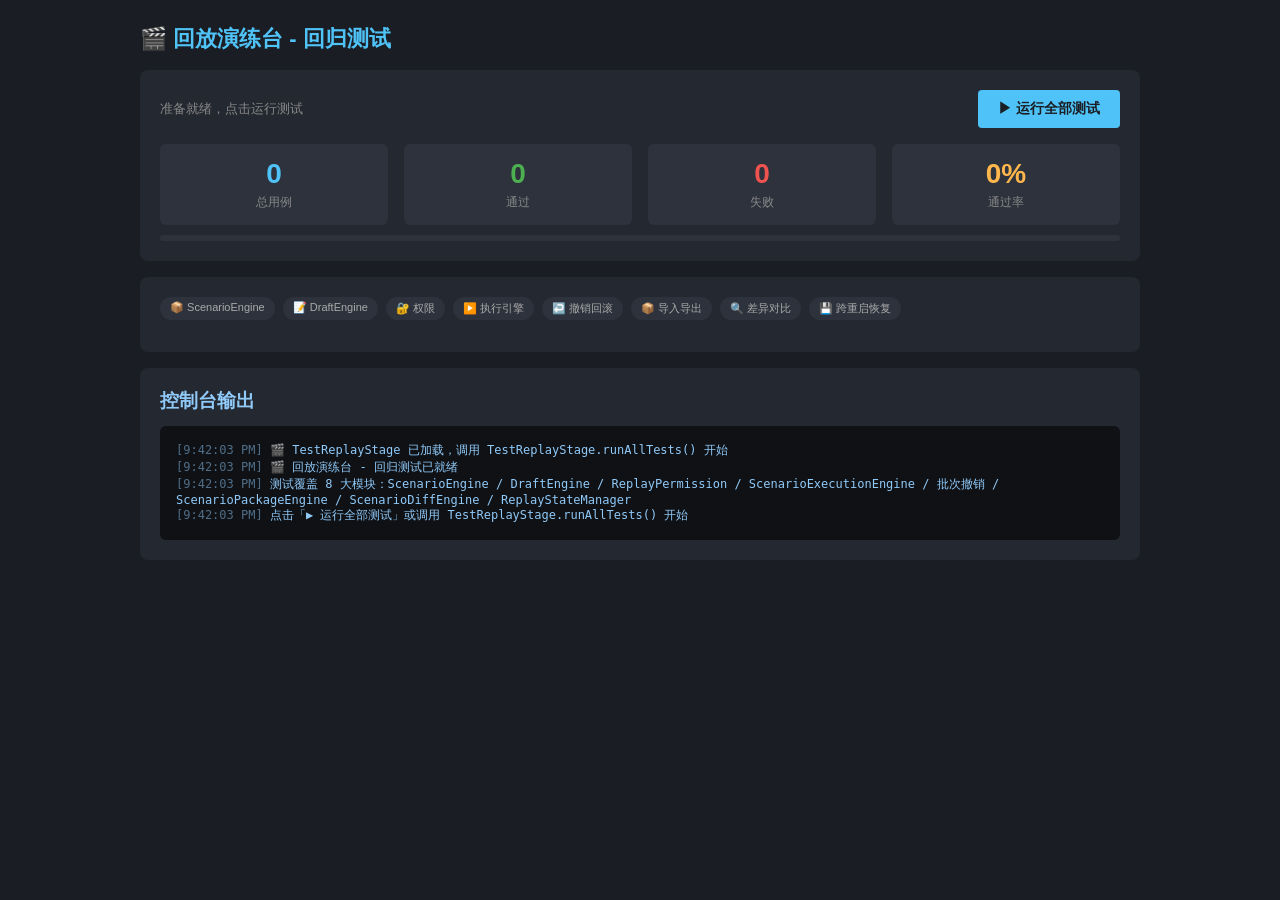
<file: computer-repair-tool/test-replay-stage.html>
<!DOCTYPE html>
<html lang="zh-CN">
<head>
  <meta charset="UTF-8">
  <meta name="viewport" content="width=device-width, initial-scale=1.0">
  <title>🎬 回放演练台 - 回归测试</title>
  <style>
    * { box-sizing: border-box; margin: 0; padding: 0; }
    body { font-family: -apple-system, "Segoe UI", "Microsoft YaHei", sans-serif; background: #1a1d23; color: #e0e0e0; padding: 24px; }
    h1 { font-size: 22px; margin-bottom: 16px; color: #4fc3f7; }
    .container { max-width: 1000px; margin: 0 auto; }
    .card { background: #242830; border-radius: 8px; padding: 20px; margin-bottom: 16px; }
    .summary-row { display: flex; gap: 16px; flex-wrap: wrap; }
    .stat { flex: 1; min-width: 120px; background: #2d323c; border-radius: 6px; padding: 14px; text-align: center; }
    .stat-num { font-size: 28px; font-weight: bold; }
    .stat-label { font-size: 12px; color: #888; margin-top: 4px; }
    .num-pass { color: #4caf50; }
    .num-fail { color: #ef5350; }
    .num-total { color: #4fc3f7; }
    .num-rate { color: #ffb74d; }
    .btn { background: #4fc3f7; color: #1a1d23; border: none; padding: 10px 20px; border-radius: 4px; cursor: pointer; font-weight: bold; font-size: 14px; }
    .btn:hover { background: #81d4fa; }
    .btn:disabled { background: #555; cursor: not-allowed; }
    .test-list { margin-top: 12px; }
    .test-item { padding: 8px 12px; border-radius: 4px; margin-bottom: 4px; font-family: Consolas, monospace; font-size: 13px; display: flex; align-items: center; gap: 8px; }
    .test-pass { background: rgba(76,175,80,0.1); color: #81c784; }
    .test-fail { background: rgba(239,83,80,0.1); color: #e57373; }
    .test-error { color: #ffb74d; margin-left: 20px; font-size: 12px; padding: 4px 0; }
    .icon { width: 16px; display: inline-block; }
    .module-title { color: #ffb74d; font-size: 14px; margin: 16px 0 8px; padding-bottom: 4px; border-bottom: 1px solid #3a3f4b; }
    #output { background: #0f1115; padding: 16px; border-radius: 6px; font-family: Consolas, monospace; font-size: 12px; max-height: 400px; overflow-y: auto; white-space: pre-wrap; }
    .log-info { color: #90caf9; }
    .log-pass { color: #81c784; }
    .log-fail { color: #e57373; }
    .log-warn { color: #ffb74d; }
    .header-row { display: flex; justify-content: space-between; align-items: center; margin-bottom: 16px; }
    .status { font-size: 13px; color: #888; }
    .banner { padding: 12px 16px; border-radius: 6px; margin-bottom: 16px; }
    .banner-pass { background: rgba(76,175,80,0.15); border: 1px solid rgba(76,175,80,0.3); color: #81c784; }
    .banner-fail { background: rgba(239,83,80,0.15); border: 1px solid rgba(239,83,80,0.3); color: #e57373; }
    .banner-info { background: rgba(79,195,247,0.15); border: 1px solid rgba(79,195,247,0.3); color: #4fc3f7; }
    .quick-nav { display: flex; gap: 8px; margin-bottom: 12px; flex-wrap: wrap; }
    .chip { display: inline-block; padding: 4px 10px; border-radius: 20px; font-size: 11px; background: #2d323c; color: #aaa; cursor: pointer; }
    .chip:hover { background: #3a3f4b; color: #fff; }
    .progress-bar { height: 6px; background: #2d323c; border-radius: 3px; overflow: hidden; margin-top: 10px; }
    .progress-fill { height: 100%; background: linear-gradient(90deg, #4fc3f7, #4caf50); width: 0; transition: width .2s; }
  </style>
</head>
<body>
  <div class="container">
    <h1>🎬 回放演练台 - 回归测试</h1>

    <div id="banner"></div>

    <div class="card">
      <div class="header-row">
        <div class="status" id="status">准备就绪，点击运行测试</div>
        <div style="display:flex;gap:8px;">
          <button class="btn" id="btnRun" onclick="startTests()">▶ 运行全部测试</button>
        </div>
      </div>
      <div class="summary-row">
        <div class="stat">
          <div class="stat-num num-total" id="num-total">0</div>
          <div class="stat-label">总用例</div>
        </div>
        <div class="stat">
          <div class="stat-num num-pass" id="num-pass">0</div>
          <div class="stat-label">通过</div>
        </div>
        <div class="stat">
          <div class="stat-num num-fail" id="num-fail">0</div>
          <div class="stat-label">失败</div>
        </div>
        <div class="stat">
          <div class="stat-num num-rate" id="num-rate">0%</div>
          <div class="stat-label">通过率</div>
        </div>
      </div>
      <div class="progress-bar"><div class="progress-fill" id="progress"></div></div>
    </div>

    <div class="card">
      <div class="quick-nav">
        <span class="chip" onclick="document.getElementById('sec-se').scrollIntoView({behavior:'smooth'})">📦 ScenarioEngine</span>
        <span class="chip" onclick="document.getElementById('sec-df').scrollIntoView({behavior:'smooth'})">📝 DraftEngine</span>
        <span class="chip" onclick="document.getElementById('sec-pm').scrollIntoView({behavior:'smooth'})">🔐 权限</span>
        <span class="chip" onclick="document.getElementById('sec-ex').scrollIntoView({behavior:'smooth'})">▶️ 执行引擎</span>
        <span class="chip" onclick="document.getElementById('sec-rb').scrollIntoView({behavior:'smooth'})">↩️ 撤销回滚</span>
        <span class="chip" onclick="document.getElementById('sec-pk').scrollIntoView({behavior:'smooth'})">📦 导入导出</span>
        <span class="chip" onclick="document.getElementById('sec-diff').scrollIntoView({behavior:'smooth'})">🔍 差异对比</span>
        <span class="chip" onclick="document.getElementById('sec-st').scrollIntoView({behavior:'smooth'})">💾 跨重启恢复</span>
      </div>
      <div id="test-list"></div>
    </div>

    <div class="card">
      <h3 style="margin-bottom: 12px; color: #90caf9;">控制台输出</h3>
      <div id="output"></div>
    </div>
  </div>

  <script>
    var origLog = console.log.bind(console);
    var logs = [];
    console.log = function() {
      var msg = Array.prototype.slice.call(arguments).map(function(a){
        if (typeof a === 'object') try { return JSON.stringify(a); } catch(e){ return String(a); }
        return String(a);
      }).join(' ');
      logs.push({ ts: new Date().toLocaleTimeString(), msg: msg });
      origLog.apply(console, arguments);
    };
    var origWarn = console.warn.bind(console);
    console.warn = function() {
      var msg = Array.prototype.slice.call(arguments).map(function(a){
        if (typeof a === 'object') try { return JSON.stringify(a); } catch(e){ return String(a); }
        return String(a);
      }).join(' ');
      logs.push({ ts: new Date().toLocaleTimeString(), msg: '⚠️ ' + msg, level: 'warn' });
      origWarn.apply(console, arguments);
    };
    var origErr = console.error.bind(console);
    console.error = function() {
      var msg = Array.prototype.slice.call(arguments).map(function(a){
        if (typeof a === 'object') try { return JSON.stringify(a); } catch(e){ return String(a); }
        return String(a);
      }).join(' ');
      logs.push({ ts: new Date().toLocaleTimeString(), msg: '❌ ' + msg, level: 'error' });
      origErr.apply(console, arguments);
    };

    function renderLogs() {
      var el = document.getElementById('output');
      el.innerHTML = logs.map(function(l) {
        var cls = 'log-info';
        if (l.msg.indexOf('✅') > -1 || l.msg.indexOf('PASS') > -1 || l.msg.indexOf('通过') > -1) cls = 'log-pass';
        if (l.msg.indexOf('❌') > -1 || l.msg.indexOf('FAIL') > -1 || l.msg.indexOf('失败') > -1) cls = 'log-fail';
        if (l.level === 'warn' || l.msg.indexOf('⚠️') > -1) cls = 'log-warn';
        return '<div class="' + cls + '"><span style="opacity:.5">[' + l.ts + ']</span> ' + l.msg.replace(/</g,'&lt;').replace(/>/g,'&gt;') + '</div>';
      }).join('');
      el.scrollTop = el.scrollHeight;
    }
    setInterval(renderLogs, 300);
  </script>

  <script src="app.js"></script>
  <script src="test-replay-stage.js"></script>

  <script>
    var testStartTime = 0;
    function startTests() {
      var btn = document.getElementById('btnRun');
      btn.disabled = true;
      btn.textContent = '⏳ 执行中...';
      document.getElementById('status').textContent = '正在执行测试，请稍候...';
      document.getElementById('test-list').innerHTML = '';
      document.getElementById('banner').innerHTML = '<div class="banner banner-info">🚀 测试已启动，请等待异步用例执行完成...</div>';
      logs = [];
      testStartTime = Date.now();
      document.getElementById('num-total').textContent = '...';
      document.getElementById('num-pass').textContent = '0';
      document.getElementById('num-fail').textContent = '0';
      document.getElementById('num-rate').textContent = '0%';
      document.getElementById('progress').style.width = '5%';

      var p = window.TestReplayStage.runAllTests();
      if (p && typeof p.then === 'function') {
        var progressTimer = setInterval(function(){
          var tests = window.TestReplayStage.TestRunner.getTests();
          var done = tests.filter(function(t){ return t.pass || t.error; }).length;
          if (tests.length > 0) {
            document.getElementById('progress').style.width = Math.min(95, Math.round((done / tests.length) * 100)) + '%';
            renderLiveList();
          }
        }, 300);

        p.then(function(result){
          clearInterval(progressTimer);
          setTimeout(function(){ renderResult(result); }, 500);
        }).catch(function(err){
          clearInterval(progressTimer);
          document.getElementById('banner').innerHTML = '<div class="banner banner-fail">💥 执行异常：' + err.message + '</div>';
          btn.disabled = false;
          btn.textContent = '▶ 运行全部测试';
        });
      } else {
        setTimeout(function(){ renderResult(window.TEST_RESULT || window.TestReplayStage.TestRunner.getSummary()); }, 1500);
      }
    }

    function renderLiveList(){
      var tests = window.TestReplayStage.TestRunner.getTests();
      var total = tests.length;
      var passCount = 0, failCount = 0;
      tests.forEach(function(t){ if (t.pass) passCount++; if (t.error) failCount++; });
      document.getElementById('num-total').textContent = total;
      document.getElementById('num-pass').textContent = passCount;
      document.getElementById('num-fail').textContent = failCount;
      if (total > 0) document.getElementById('num-rate').textContent = Math.round((passCount / total) * 100) + '%';
      document.getElementById('status').textContent = '执行中... 已完成 ' + (passCount + failCount) + '/' + total;
    }

    function renderResult(result) {
      var btn = document.getElementById('btnRun');
      btn.disabled = false;
      btn.textContent = '▶ 运行全部测试';
      if (!result) {
        document.getElementById('status').textContent = '测试结果读取失败，请查看控制台';
        return;
      }

      document.getElementById('num-total').textContent = result.total;
      document.getElementById('num-pass').textContent = result.passed;
      document.getElementById('num-fail').textContent = result.failed;
      document.getElementById('num-rate').textContent = result.passRate + '%';
      document.getElementById('progress').style.width = '100%';

      var duration = ((Date.now() - testStartTime) / 1000).toFixed(1);
      var banner = document.getElementById('banner');
      if (result.failed === 0) {
        banner.innerHTML = '<div class="banner banner-pass">🎉 全部测试通过（' + result.passed + '/' + result.total + '），通过率 ' + result.passRate + '%，耗时 ' + duration + ' 秒</div>';
      } else {
        banner.innerHTML = '<div class="banner banner-fail">⚠️ 存在失败用例（' + result.failed + '/' + result.total + '），通过率 ' + result.passRate + '%，请查看下方详情</div>';
      }

      var tests = window.TestReplayStage.TestRunner.getTests();
      var html = '';
      var currentModule = '';
      var moduleMap = {
        'ScenarioEngine 演练CRUD': 'sec-se',
        'DraftEngine 草稿管理': 'sec-df',
        'ReplayPermission 角色权限': 'sec-pm',
        'ScenarioExecutionEngine 执行引擎': 'sec-ex',
        '批次撤销（快照回滚）': 'sec-rb',
        'ScenarioPackageEngine 包导入导出': 'sec-pk',
        'ScenarioDiffEngine 差异对比': 'sec-diff',
        'ReplayStateManager 跨重启恢复': 'sec-st'
      };
      tests.forEach(function(t) {
        if (t.module !== currentModule) {
          currentModule = t.module;
          html += '<div class="module-title" id="' + (moduleMap[currentModule] || '') + '">📦 ' + currentModule + '</div>';
        }
        var icon = t.pass ? '<span class="icon">✅</span>' : '<span class="icon">❌</span>';
        var cls = t.pass ? 'test-pass' : 'test-fail';
        html += '<div class="test-item ' + cls + '">' + icon + t.name;
        if (!t.pass && t.error) {
          html += '<div class="test-error">💥 ' + t.error.replace(/</g,'&lt;').replace(/>/g,'&gt;') + '</div>';
        }
        html += '</div>';
      });

      document.getElementById('test-list').innerHTML = html;
      document.getElementById('status').textContent = '测试完成于 ' + new Date().toLocaleString() + '（耗时 ' + duration + ' 秒）';
    }

    window.onload = function() {
      console.log('🎬 回放演练台 - 回归测试已就绪');
      console.log('测试覆盖 8 大模块：ScenarioEngine / DraftEngine / ReplayPermission / ScenarioExecutionEngine / 批次撤销 / ScenarioPackageEngine / ScenarioDiffEngine / ReplayStateManager');
      console.log('点击「▶ 运行全部测试」或调用 TestReplayStage.runAllTests() 开始');
    };
  </script>
</body>
</html>
</file>
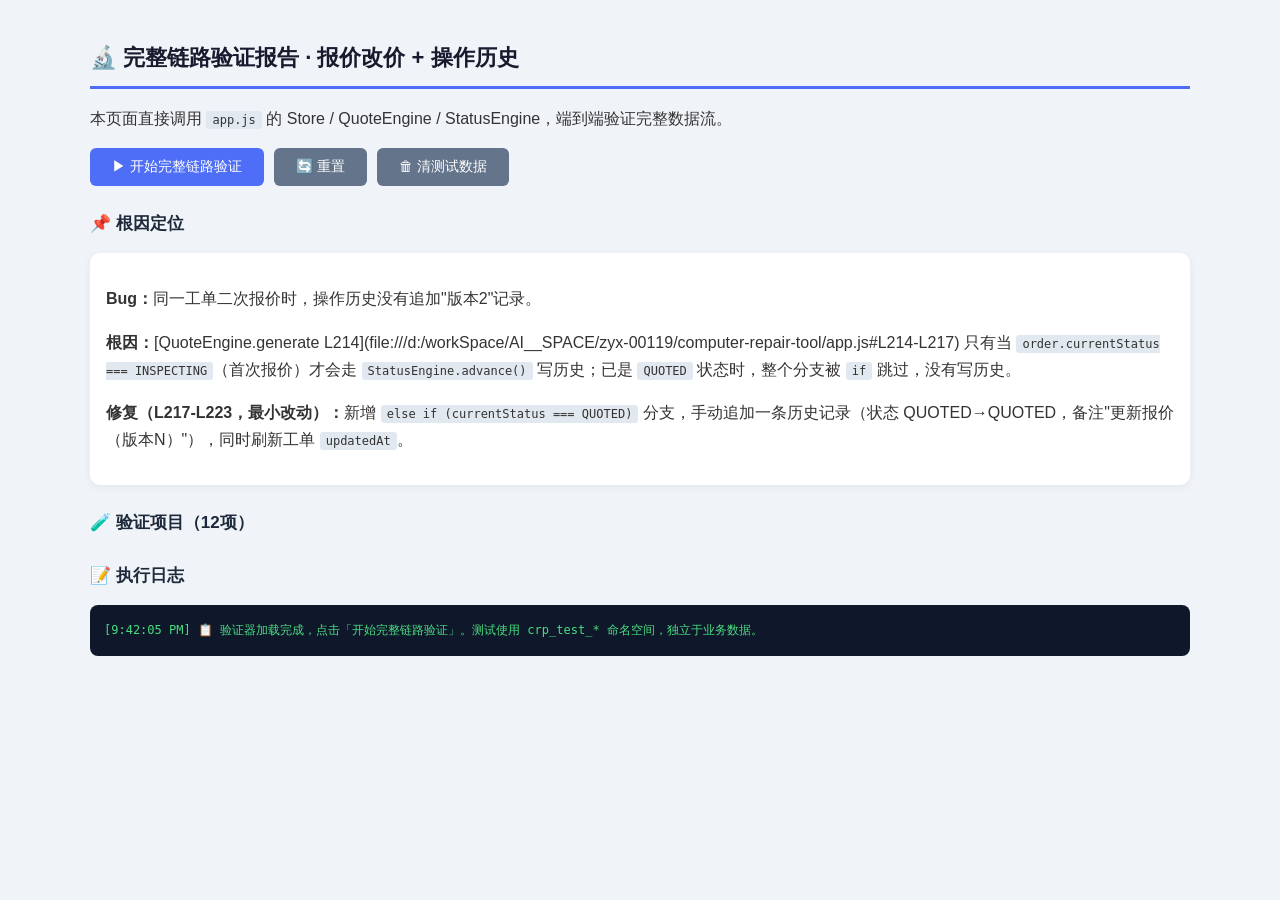
<file: computer-repair-tool/verify-full-linkage.html>
<!DOCTYPE html>
<html lang="zh-CN">
<head>
<meta charset="UTF-8">
<title>完整链路验证 - 报价改价+历史记录</title>
<style>
body{font-family:"Microsoft YaHei",arial,sans-serif;padding:24px;max-width:1100px;margin:0 auto;background:#f0f4f8;color:#333;line-height:1.7}
h1{font-size:22px;color:#1a1a2e;border-bottom:3px solid #4f6ef7;padding-bottom:10px}
h2{font-size:17px;color:#1e293b;margin-top:24px}
.evidence{background:#fff;border-radius:10px;padding:16px;margin:12px 0;box-shadow:0 2px 8px rgba(0,0,0,0.06)}
.pass{background:#d1fae5;color:#065f46;font-weight:700;padding:4px 10px;border-radius:4px;display:inline-block}
.fail{background:#fee2e2;color:#991b1b;font-weight:700;padding:4px 10px;border-radius:4px;display:inline-block}
.data-row{display:grid;grid-template-columns:180px 1fr 1fr 100px;gap:8px;padding:6px 10px;border-bottom:1px solid #e2e8f0;font-size:13px}
.data-row.header{background:#f8fafc;font-weight:600;border-bottom:2px solid #cbd5e1}
.data-row .item{overflow:hidden;text-overflow:ellipsis;white-space:nowrap}
.log{background:#0f172a;color:#4ade80;padding:14px;border-radius:8px;font-family:Consolas,monospace;font-size:12px;margin-top:10px;max-height:320px;overflow:auto;line-height:1.9}
.log .e{color:#f87171}
.log .w{color:#fbbf24}
.log .t{color:#60a5fa}
.btn{padding:10px 22px;font-size:14px;cursor:pointer;border:none;border-radius:6px;background:#4f6ef7;color:#fff;font-weight:500}
.btn.secondary{background:#64748b}
.btn:hover{opacity:.9}
.kbd{background:#e2e8f0;padding:2px 7px;border-radius:4px;font-family:Consolas,monospace;font-size:12px;color:#334155;border:1px solid #cbd5e1}
.summary{padding:16px 20px;border-radius:10px;font-size:16px;font-weight:700;margin:16px 0;text-align:center}
.summary.pass{background:#d1fae5;color:#065f46}
.summary.fail{background:#fee2e2;color:#991b1b}
code{background:#e2e8f0;padding:2px 6px;border-radius:3px;font-family:Consolas,monospace;font-size:12px}
</style>
</head>
<body>

<h1>🔬 完整链路验证报告 · 报价改价 + 操作历史</h1>
<p>本页面直接调用 <code>app.js</code> 的 Store / QuoteEngine / StatusEngine，端到端验证完整数据流。</p>

<div style="margin:16px 0;display:flex;gap:10px;flex-wrap:wrap">
  <button class="btn" onclick="runFullVerification()">▶ 开始完整链路验证</button>
  <button class="btn secondary" onclick="location.reload()">🔄 重置</button>
  <button class="btn secondary" onclick="Object.keys(localStorage).filter(k=>k.startsWith('crp_test')).forEach(k=>localStorage.removeItem(k)); log('🧹 测试命名空间已清空','w')">🗑 清测试数据</button>
</div>

<div id="summary-box"></div>

<h2>📌 根因定位</h2>
<div class="evidence">
  <p><strong>Bug：</strong>同一工单二次报价时，操作历史没有追加"版本2"记录。</p>
  <p><strong>根因：</strong>[QuoteEngine.generate L214](file:///d:/workSpace/AI__SPACE/zyx-00119/computer-repair-tool/app.js#L214-L217) 只有当 <code>order.currentStatus === INSPECTING</code>（首次报价）才会走 <code>StatusEngine.advance()</code> 写历史；已是 <code>QUOTED</code> 状态时，整个分支被 <code>if</code> 跳过，没有写历史。</p>
  <p><strong>修复（L217-L223，最小改动）：</strong>新增 <code>else if (currentStatus === QUOTED)</code> 分支，手动追加一条历史记录（状态 QUOTED→QUOTED，备注"更新报价（版本N）"），同时刷新工单 <code>updatedAt</code>。</p>
</div>

<h2>🧪 验证项目（12项）</h2>
<div id="evidence-data"></div>

<h2>📝 执行日志</h2>
<div id="log-box" class="log"></div>

<script src="app.js"></script>
<script>
var CRP=window.CRP;var STATUS=CRP.STATUS;var STORAGE_KEYS=CRP.STORAGE_KEYS;var Store=CRP.Store;var QuoteEngine=CRP.QuoteEngine;var now=CRP.now;
var TP='crp_test_';var OK={};
function log(m,c){var t=new Date().toLocaleTimeString();var x=c?' class="'+c+'"':'';document.getElementById('log-box').innerHTML+='<span'+x+'>['+t+'] '+m+'</span>\n';document.getElementById('log-box').scrollTop=1e9}
function swap(u){var K=['ORDERS','PARTS','LABOR','QUOTES','HISTORY','ROLLBACKS','TERMINATIONS','INITIALIZED'];K.forEach(function(k){if(u){OK[k]=STORAGE_KEYS[k];STORAGE_KEYS[k]=TP+k.toLowerCase()}else if(OK[k])STORAGE_KEYS[k]=OK[k]})}
function setup(){swap(true);Object.values(STORAGE_KEYS).forEach(function(k){localStorage.removeItem(k)});var t='2026-06-18T09:00:00.000Z';Store.saveParts([{id:'tp1',name:'测试配件A',category:'测试',unitPrice:100,updatedAt:t},{id:'tp2',name:'测试配件B',category:'测试',unitPrice:289,updatedAt:t}]);Store.saveLabor([{id:'tl1',name:'测试工时X',category:'测试',fee:50,updatedAt:t},{id:'tl2',name:'测试工时Y',category:'测试',fee:200,updatedAt:t}]);Store.saveOrders([{id:'to1',orderNo:'TEST-001',customerName:'验证客户',customerPhone:'13800000000',deviceType:'笔记本',deviceBrand:'Dell',deviceModel:'X1',faultDescription:'测试',handler:'验证员',currentStatus:STATUS.INSPECTING,createdAt:t,updatedAt:t}]);Store.saveQuotes([]);Store.saveHistory([]);Store.saveRollbacks([]);Store.saveTerminations([]);Store.save(STORAGE_KEYS.INITIALIZED,'true');log('✅ 环境初始化: 1工单(INSPECTING) + 2配件 + 2工时','t')}
function aEq(x,y,m){if(x!==y)throw new Error(m+' 期望='+y+' 实际='+x);log('  ✔ '+m+': <span style="color:#22c55e">'+x+'</span>')}
function row(h,a,b,r){return '<div class="data-row"><div class="item">'+h+'</div><div class="item">'+a+'</div><div class="item">'+b+'</div><div class="item"><span class="'+(r?'pass':'fail')+'">'+(r?'通过':'失败')+'</span></div></div>'}

function runFullVerification(){
  log('🚀 ========== 开始完整链路验证 ==========','w');
  setup();
  var R=[],ev='<div class="data-row header"><div>验证项</div><div>预期</div><div>实际</div><div>结果</div></div>';
  
  try{
    // ===== Step 1: 生成版本1（状态 INSPECTING → QUOTED，应该写历史）=====
    log('\n🔹 Step1: 生成版本1报价（配件A×2 + 工时X）','t');
    var r1=QuoteEngine.generate('to1',[{partId:'tp1',partName:'测试配件A',unitPrice:100,quantity:2,subtotal:200}],[{laborItemId:'tl1',laborName:'测试工时X',fee:50}],'验证员');
    if(!r1.ok)throw new Error('V1失败:'+r1.msg);
    aEq(r1.quote.version,1,'V1版本号');
    aEq(r1.quote.totalCost,250,'V1总价(100×2+50)');
    R.push({n:'V1: 版本号=1 & 总价¥250',a:'1 / ¥250',b:r1.quote.version+' / ¥'+r1.quote.totalCost,r:r1.quote.version===1&&r1.quote.totalCost===250});
    
    var h1=Store.getHistoryByOrderId('to1');
    var hasH1=h1.some(function(x){return x.note&&x.note.indexOf('版本1')>-1});
    aEq(hasH1,true,'V1历史记录存在');
    aEq(h1[0].fromStatus,STATUS.INSPECTING,'V1历史from=INSPECTING');
    aEq(h1[0].toStatus,STATUS.QUOTED,'V1历史to=QUOTED');
    R.push({n:'V1: 历史含「生成报价(版本1)」',a:'from=INSPECTING to=QUOTED',b:'from='+h1[0].fromStatus+' to='+h1[0].toStatus,r:hasH1&&h1[0].toStatus===STATUS.QUOTED});
    
    var o1=Store.getOrderById('to1');
    aEq(o1.currentStatus,STATUS.QUOTED,'V1后工单状态=QUOTED');
    R.push({n:'V1: 工单状态=QUOTED',a:'QUOTED',b:o1.currentStatus,r:o1.currentStatus===STATUS.QUOTED});
    
    // ===== Step 2: 修改配置价格 =====
    log('\n🔹 Step2: 修改配置价格（配件A 100→399，工时X 50→80）','t');
    var ps=Store.getParts();var pi=ps.findIndex(function(p){return p.id==='tp1'});ps[pi].unitPrice=399;Store.saveParts(ps);
    var ls=Store.getLabor();var li=ls.findIndex(function(l){return l.id==='tl1'});ls[li].fee=80;Store.saveLabor(ls);
    aEq(Store.getPartById('tp1').unitPrice,399,'配件A新价=399');
    aEq(Store.getLaborById('tl1').fee,80,'工时X新费=80');
    
    // ===== Step 3: 生成版本2（已是QUOTED，修复前无历史！）=====
    log('\n🔹 Step3: 生成版本2（QUOTED状态，关键验证点！）','t');
    var ps2=Store.getParts(),ls2=Store.getLabor();
    var cp=ps2.find(function(p){return p.id==='tp1'}),cl=ls2.find(function(l){return l.id==='tl1'});
    var r2=QuoteEngine.generate('to1',[{partId:'tp1',partName:cp.name,unitPrice:cp.unitPrice,quantity:2,subtotal:cp.unitPrice*2}],[{laborItemId:'tl1',laborName:cl.name,fee:cl.fee}],'验证员');
    if(!r2.ok)throw new Error('V2失败:'+r2.msg);
    aEq(r2.quote.version,2,'V2版本号');
    aEq(r2.quote.parts[0].unitPrice,399,'V2配件A用新价399');
    aEq(r2.quote.laborItems[0].fee,80,'V2工时X用新费80');
    aEq(r2.quote.totalCost,878,'V2总价(399×2+80)');
    R.push({n:'V2: 新版本用新价 ¥878',a:'版本2 / ¥878',b:'版本'+r2.quote.version+' / ¥'+r2.quote.totalCost,r:r2.quote.version===2&&r2.quote.totalCost===878});
    
    // 关键！V2历史必须存在
    var hAll=Store.getHistoryByOrderId('to1').sort(function(x,y){return new Date(x.timestamp)-new Date(y.timestamp)});
    log('  📋 历史记录共 '+hAll.length+' 条:');hAll.forEach(function(h,i){log('     ['+i+'] '+h.fromStatus+'→'+h.toStatus+' | '+h.note)});
    var hasH2=hAll.some(function(x){return x.note&&x.note.indexOf('版本2')>-1});
    aEq(hasH2,true,'✅ 版本2历史记录存在（核心修复！）');
    var h2Rec=hAll.find(function(x){return x.note&&x.note.indexOf('版本2')>-1});
    aEq(h2Rec.fromStatus,STATUS.QUOTED,'V2历史from=QUOTED');
    aEq(h2Rec.toStatus,STATUS.QUOTED,'V2历史to=QUOTED（同状态刷新）');
    aEq(h2Rec.type,'advance','V2历史type=advance');
    R.push({n:'⭐ 核心修复: V2历史存在「更新报价(版本2)」',a:'存在 / QUOTED→QUOTED',b:(hasH2?'存在':'缺失')+' / '+(h2Rec?h2Rec.fromStatus+'→'+h2Rec.toStatus:'-'),r:hasH2&&h2Rec.fromStatus===STATUS.QUOTED});
    
    // ===== Step 4: V1 不被串改 =====
    log('\n🔹 Step4: 验证V1历史和金额未被串改','t');
    var qs=Store.getQuotesByOrderId('to1').sort(function(x,y){return x.version-y.version});
    aEq(qs.length,2,'报价版本数=2');
    aEq(qs[0].totalCost,250,'V1总价仍¥250');
    aEq(qs[0].parts[0].unitPrice,100,'V1配件单价仍¥100');
    aEq(qs[1].totalCost,878,'V2总价仍¥878');
    R.push({n:'V1金额不被串改',a:'¥250 / ¥100',b:'¥'+qs[0].totalCost+' / ¥'+qs[0].parts[0].unitPrice,r:qs[0].totalCost===250&&qs[0].parts[0].unitPrice===100});
    
    var h1Rec=hAll.find(function(x){return x.note&&x.note.indexOf('版本1')>-1});
    aEq(h1Rec.fromStatus,STATUS.INSPECTING,'V1历史from仍INSPECTING');
    R.push({n:'V1历史不被串改',a:'from=INSPECTING',b:'from='+h1Rec.fromStatus,r:h1Rec.fromStatus===STATUS.INSPECTING});
    
    // ===== Step 5: 刷新/重开一致性 =====
    log('\n🔹 Step5: 刷新/重开后一致性（localStorage↔Store双向验证）','t');
    var rawQ=JSON.parse(localStorage.getItem(STORAGE_KEYS.QUOTES));
    var rawQ2=rawQ.find(function(q){return q.orderId==='to1'&&q.version===2});
    var rawH=JSON.parse(localStorage.getItem(STORAGE_KEYS.HISTORY));
    var rawH2=rawH.find(function(h){return h.orderId==='to1'&&h.note&&h.note.indexOf('版本2')>-1});
    aEq(rawQ2.totalCost,878,'localStorage中V2总价=878');
    aEq(!!rawH2,true,'localStorage中V2历史存在');
    aEq(qs[1].totalCost,rawQ2.totalCost,'Store↔localStorage报价一致');
    aEq(h2Rec.note,rawH2.note,'Store↔localStorage历史一致');
    R.push({n:'刷新持久化: V2在localStorage中',a:'V2总价¥878 + V2历史存在',b:'V2总价¥'+rawQ2.totalCost+' V2历史'+(rawH2?'存在':'缺失'),r:rawQ2.totalCost===878&&!!rawH2});
    
    // ===== Step 6: 详情页渲染 =====
    log('\n🔹 Step6: 详情页渲染正确性','t');
    var v1Html=renderQuoteTable(qs[0]);
    var v2Html=renderQuoteTable(qs[1]);
    aEq(v1Html.indexOf('¥100.00')>-1,true,'V1渲染含原价¥100');
    aEq(v1Html.indexOf('¥250.00')>-1,true,'V1渲染含原价总计¥250');
    aEq(v2Html.indexOf('¥399.00')>-1,true,'V2渲染含新价¥399');
    aEq(v2Html.indexOf('¥878.00')>-1,true,'V2渲染含新价总计¥878');
    aEq(v1Html.indexOf('¥399.00')>-1,false,'V1渲染不含新价¥399');
    R.push({n:'详情渲染: V1原价/V2新价',a:'¥100/¥250 & ¥399/¥878 正确分离',b:'V1含¥100¥250不含¥399 / V2含¥399¥878',r:v1Html.indexOf('¥100.00')>-1&&v1Html.indexOf('¥399.00')<0&&v2Html.indexOf('¥399.00')>-1});
    
    // ===== Step 7: 导出JSON =====
    log('\n🔹 Step7: 导出JSON数据结构','t');
    var expQ=Store.getQuotes().find(function(q){return q.orderId==='to1'&&q.version===2});
    var expH=Store.getHistory().filter(function(h){return h.orderId==='to1'});
    aEq(expQ.parts.length,1,'导出V2配件数');
    aEq(expH.length,hAll.length,'导出历史条数匹配');
    aEq(expH.some(function(h){return h.note&&h.note.indexOf('版本2')>-1}),true,'导出JSON含V2历史');
    R.push({n:'导出JSON: 含V2报价和历史',a:'V2报价+V2历史都存在',b:'V2报价'+(expQ?'存在':'缺失')+' V2历史'+(expH.some(function(h){return h.note&&h.note.indexOf('版本2')>-1})?'存在':'缺失'),r:!!expQ&&expH.some(function(h){return h.note&&h.note.indexOf('版本2')>-1})});
    
    // ===== Step 8: 生成V3（第N次报价也要写历史）=====
    log('\n🔹 Step8: 生成版本3（第N次报价也必须写历史）','t');
    var r3=QuoteEngine.generate('to1',[{partId:'tp2',partName:'测试配件B',unitPrice:289,quantity:1,subtotal:289}],[{laborItemId:'tl2',laborName:'测试工时Y',fee:200}],'验证员');
    aEq(r3.quote.version,3,'V3版本号');
    var h3=Store.getHistoryByOrderId('to1');
    var hasH3=h3.some(function(x){return x.note&&x.note.indexOf('版本3')>-1});
    aEq(hasH3,true,'V3历史存在');
    aEq(h3.length,3,'历史共3条（V1+V2+V3）');
    R.push({n:'V3及第N次报价都追加历史',a:'3条版本历史都存在',b:h3.length+'条历史，V3'+(hasH3?'存在':'缺失'),r:hasH3&&h3.length===3});
    
  }catch(e){log('❌ 验证中断: '+e.message,'e');throw e}
  
  R.forEach(function(i){ev+=row(i.n,i.a,i.b,i.r)});
  document.getElementById('evidence-data').innerHTML=ev;
  
  var pass=R.filter(function(x){return x.r}).length,fail=R.length-pass;
  var sb=document.getElementById('summary-box');
  if(fail===0){sb.innerHTML='<div class="summary pass">🎉 全部 '+R.length+' 项验证通过！修复正确，历史缺口已补上。</div>';log('\n🏆 ========== 全部 '+R.length+' 项验证通过 ==========','t')}
  else{sb.innerHTML='<div class="summary fail">⚠️ '+fail+'/'+R.length+' 项失败</div>';log('\n⚠️ '+fail+' 项失败','e')}
  
  swap(false);
  log('💡 已切回正式数据命名空间，测试数据不影响业务');
}

window.onload=function(){log('📋 验证器加载完成，点击「开始完整链路验证」。测试使用 crp_test_* 命名空间，独立于业务数据。')}
</script>
</body>
</html>
</file>
<file: computer-repair-tool/style.css>
*,*::before,*::after{margin:0;padding:0;box-sizing:border-box}
:root{
  --sidebar-bg:#1a2332;
  --sidebar-hover:#243044;
  --sidebar-active:#2d3f57;
  --sidebar-text:#a0aec0;
  --sidebar-text-active:#e2e8f0;
  --primary:#4f6ef7;
  --primary-hover:#3b5de7;
  --primary-light:#eef1fe;
  --success:#10b981;
  --success-light:#d1fae5;
  --warning:#f59e0b;
  --warning-light:#fef3c7;
  --danger:#ef4444;
  --danger-light:#fee2e2;
  --info:#6366f1;
  --info-light:#e0e7ff;
  --bg:#f0f2f5;
  --card-bg:#ffffff;
  --text-primary:#1e293b;
  --text-secondary:#64748b;
  --text-muted:#94a3b8;
  --border:#e2e8f0;
  --border-light:#f1f5f9;
  --shadow-sm:0 1px 2px rgba(0,0,0,.05);
  --shadow:0 1px 3px rgba(0,0,0,.1),0 1px 2px rgba(0,0,0,.06);
  --shadow-md:0 4px 6px rgba(0,0,0,.07),0 2px 4px rgba(0,0,0,.06);
  --shadow-lg:0 10px 15px rgba(0,0,0,.1),0 4px 6px rgba(0,0,0,.05);
  --radius:8px;
  --radius-lg:12px;
  --sidebar-width:220px;
}
html,body{height:100%;font-family:-apple-system,BlinkMacSystemFont,"Segoe UI","PingFang SC","Hiragino Sans GB","Microsoft YaHei",sans-serif;font-size:14px;color:var(--text-primary);background:var(--bg)}
.app{display:flex;height:100vh;overflow:hidden}
.sidebar{width:var(--sidebar-width);min-width:var(--sidebar-width);background:var(--sidebar-bg);display:flex;flex-direction:column;overflow-y:auto}
.sidebar-header{padding:20px 16px;display:flex;align-items:center;gap:10px;border-bottom:1px solid rgba(255,255,255,.08)}
.logo-icon{font-size:24px}
.sidebar-header h1{color:var(--sidebar-text-active);font-size:16px;font-weight:600}
.sidebar-nav{flex:1;padding:12px 8px;display:flex;flex-direction:column;gap:2px}
.nav-item{display:flex;align-items:center;gap:10px;padding:10px 12px;border-radius:var(--radius);color:var(--sidebar-text);text-decoration:none;transition:all .15s;font-size:14px}
.nav-item:hover{background:var(--sidebar-hover);color:var(--sidebar-text-active)}
.nav-item.active{background:var(--sidebar-active);color:var(--sidebar-text-active);font-weight:500}
.nav-icon{font-size:16px;width:20px;text-align:center}
.sidebar-footer{padding:12px 16px;border-top:1px solid rgba(255,255,255,.08)}
.version-info{color:var(--sidebar-text);font-size:12px;opacity:.6}
.main-content{flex:1;overflow-y:auto;padding:24px;background:var(--bg)}
.page{display:none}
.page.active{display:block}
.page-header{margin-bottom:24px}
.page-header h2{font-size:22px;font-weight:700;color:var(--text-primary);margin-bottom:4px}
.page-header p{color:var(--text-secondary);font-size:14px}
.stats-grid{display:grid;grid-template-columns:repeat(auto-fit,minmax(180px,1fr));gap:16px;margin-bottom:24px}
.stat-card{background:var(--card-bg);border-radius:var(--radius-lg);padding:20px;box-shadow:var(--shadow-sm);border:1px solid var(--border-light)}
.stat-card .stat-label{font-size:13px;color:var(--text-secondary);margin-bottom:8px}
.stat-card .stat-value{font-size:28px;font-weight:700;color:var(--text-primary)}
.stat-card .stat-icon{font-size:20px;margin-bottom:8px}
.card{background:var(--card-bg);border-radius:var(--radius-lg);box-shadow:var(--shadow-sm);border:1px solid var(--border-light);margin-bottom:20px}
.card-header{padding:16px 20px;border-bottom:1px solid var(--border-light);display:flex;align-items:center;justify-content:space-between}
.card-header h3{font-size:16px;font-weight:600}
.card-body{padding:20px}
.btn{display:inline-flex;align-items:center;gap:6px;padding:8px 16px;border-radius:var(--radius);border:1px solid var(--border);background:var(--card-bg);color:var(--text-primary);font-size:13px;font-weight:500;cursor:pointer;transition:all .15s;white-space:nowrap}
.btn:hover{background:var(--bg)}
.btn-primary{background:var(--primary);color:#fff;border-color:var(--primary)}
.btn-primary:hover{background:var(--primary-hover)}
.btn-success{background:var(--success);color:#fff;border-color:var(--success)}
.btn-success:hover{background:#059669}
.btn-danger{background:var(--danger);color:#fff;border-color:var(--danger)}
.btn-danger:hover{background:#dc2626}
.btn-warning{background:var(--warning);color:#fff;border-color:var(--warning)}
.btn-warning:hover{background:#d97706}
.btn-sm{padding:5px 10px;font-size:12px}
.btn-ghost{background:transparent;border-color:transparent;color:var(--text-secondary)}
.btn-ghost:hover{background:var(--bg);color:var(--text-primary)}
.btn:disabled{opacity:.5;cursor:not-allowed;pointer-events:none}
.badge{display:inline-flex;align-items:center;padding:3px 10px;border-radius:20px;font-size:12px;font-weight:500}
.badge-registered{background:var(--info-light);color:var(--info)}
.badge-inspecting{background:var(--warning-light);color:#b45309}
.badge-quoted{background:#fef3c7;color:#92400e}
.badge-confirmed{background:var(--success-light);color:#047857}
.badge-repairing{background:#dbeafe;color:#1d4ed8}
.badge-completed{background:var(--success-light);color:var(--success)}
.badge-picked_up{background:#f0fdf4;color:#166534}
.badge-terminated{background:var(--danger-light);color:var(--danger)}
.table-wrap{overflow-x:auto}
table{width:100%;border-collapse:collapse}
th,td{padding:10px 14px;text-align:left;border-bottom:1px solid var(--border-light);font-size:13px}
th{font-weight:600;color:var(--text-secondary);font-size:12px;text-transform:uppercase;letter-spacing:.5px;background:var(--bg)}
tr:hover td{background:var(--border-light)}
.form-group{margin-bottom:16px}
.form-group label{display:block;font-size:13px;font-weight:500;color:var(--text-secondary);margin-bottom:6px}
.form-group input,.form-group select,.form-group textarea{width:100%;padding:9px 12px;border:1px solid var(--border);border-radius:var(--radius);font-size:14px;color:var(--text-primary);background:var(--card-bg);transition:border-color .15s}
.form-group input:focus,.form-group select:focus,.form-group textarea:focus{outline:none;border-color:var(--primary);box-shadow:0 0 0 3px rgba(79,110,247,.1)}
.form-group textarea{resize:vertical;min-height:80px}
.form-row{display:grid;grid-template-columns:1fr 1fr;gap:16px}
.form-row-3{display:grid;grid-template-columns:1fr 1fr 1fr;gap:16px}
.status-bar{display:flex;align-items:center;gap:0;margin:24px 0;position:relative;padding:0 8px}
.status-step{flex:1;display:flex;flex-direction:column;align-items:center;position:relative;z-index:1}
.status-step .step-dot{width:32px;height:32px;border-radius:50%;display:flex;align-items:center;justify-content:center;font-size:14px;background:var(--border);color:var(--text-muted);border:3px solid var(--card-bg);box-shadow:0 0 0 2px var(--border);transition:all .2s}
.status-step.active .step-dot{background:var(--primary);color:#fff;box-shadow:0 0 0 2px var(--primary)}
.status-step.completed .step-dot{background:var(--success);color:#fff;box-shadow:0 0 0 2px var(--success)}
.status-step .step-label{font-size:11px;margin-top:8px;color:var(--text-muted);text-align:center}
.status-step.active .step-label{color:var(--primary);font-weight:600}
.status-step.completed .step-label{color:var(--success)}
.status-step.terminated .step-dot{background:var(--danger);color:#fff;box-shadow:0 0 0 2px var(--danger)}
.status-step.terminated .step-label{color:var(--danger)}
.status-bar-line{position:absolute;top:16px;left:40px;right:40px;height:3px;background:var(--border);z-index:0}
.status-bar-line-fill{height:100%;background:var(--success);transition:width .3s}
.timeline{position:relative;padding-left:24px}
.timeline::before{content:'';position:absolute;left:8px;top:4px;bottom:4px;width:2px;background:var(--border)}
.timeline-item{position:relative;padding-bottom:20px}
.timeline-item::before{content:'';position:absolute;left:-20px;top:4px;width:12px;height:12px;border-radius:50%;background:var(--primary);border:2px solid var(--card-bg)}
.timeline-item.rollback::before{background:var(--warning)}
.timeline-item.terminate::before{background:var(--danger)}
.timeline-item .timeline-time{font-size:12px;color:var(--text-muted);margin-bottom:2px}
.timeline-item .timeline-content{font-size:13px;color:var(--text-primary)}
.timeline-item .timeline-handler{font-size:12px;color:var(--text-secondary);margin-top:2px}
.quote-section{background:var(--bg);border-radius:var(--radius);padding:16px;margin:12px 0}
.quote-version{font-size:12px;color:var(--text-muted);margin-bottom:8px}
.quote-table{width:100%;border-collapse:collapse;margin:8px 0}
.quote-table th{background:var(--border-light);padding:8px 10px;font-size:12px;font-weight:600}
.quote-table td{padding:8px 10px;font-size:13px;border-bottom:1px solid var(--border-light)}
.quote-total{text-align:right;padding:8px 10px;font-weight:700;font-size:14px;color:var(--primary)}
.action-bar{display:flex;gap:8px;flex-wrap:wrap;margin:16px 0}
.detail-section{margin-bottom:20px}
.detail-section h4{font-size:14px;font-weight:600;color:var(--text-primary);margin-bottom:10px;padding-bottom:6px;border-bottom:2px solid var(--primary)}
.detail-grid{display:grid;grid-template-columns:1fr 1fr;gap:8px 24px}
.detail-item{display:flex;gap:8px;font-size:13px}
.detail-item .detail-label{color:var(--text-secondary);min-width:80px;flex-shrink:0}
.detail-item .detail-value{color:var(--text-primary);font-weight:500}
.modal-overlay{position:fixed;top:0;left:0;right:0;bottom:0;background:rgba(0,0,0,.5);z-index:1000;display:none;align-items:center;justify-content:center;padding:20px}
.modal-overlay.show{display:flex}
.modal-content{background:var(--card-bg);border-radius:var(--radius-lg);box-shadow:var(--shadow-lg);max-width:640px;width:100%;max-height:85vh;overflow-y:auto}
.modal-header{padding:16px 20px;border-bottom:1px solid var(--border);display:flex;align-items:center;justify-content:space-between}
.modal-header h3{font-size:16px;font-weight:600}
.modal-body{padding:20px}
.modal-footer{padding:12px 20px;border-top:1px solid var(--border);display:flex;justify-content:flex-end;gap:8px}
.toast-container{position:fixed;top:20px;right:20px;z-index:2000;display:flex;flex-direction:column;gap:8px}
.toast{padding:12px 20px;border-radius:var(--radius);color:#fff;font-size:13px;font-weight:500;box-shadow:var(--shadow-md);animation:toastIn .3s ease;max-width:400px}
.toast-success{background:var(--success)}
.toast-error{background:var(--danger)}
.toast-warning{background:var(--warning)}
.toast-info{background:var(--info)}
@keyframes toastIn{from{opacity:0;transform:translateX(40px)}to{opacity:1;transform:translateX(0)}}
.toast.removing{animation:toastOut .3s ease forwards}
@keyframes toastOut{to{opacity:0;transform:translateX(40px)}}
.empty-state{text-align:center;padding:40px;color:var(--text-muted)}
.empty-state .empty-icon{font-size:48px;margin-bottom:12px}
.empty-state p{font-size:14px}
.filter-bar{display:flex;gap:8px;align-items:center;margin-bottom:16px;flex-wrap:wrap}
.filter-bar select,.filter-bar input{padding:7px 12px;border:1px solid var(--border);border-radius:var(--radius);font-size:13px;background:var(--card-bg)}
.filter-bar input{min-width:200px}
.search-box{position:relative}
.search-box input{padding-left:32px}
.search-box::before{content:'🔍';position:absolute;left:10px;top:50%;transform:translateY(-50%);font-size:12px}
.clickable-row{cursor:pointer}
.clickable-row:hover td{background:var(--primary-light)!important}
.quote-item-row{display:grid;grid-template-columns:2fr 1fr 1fr 1fr auto;gap:8px;align-items:end;margin-bottom:8px}
.quote-item-row input,.quote-item-row select{padding:7px 10px;border:1px solid var(--border);border-radius:var(--radius);font-size:13px}
.labor-item-row{display:grid;grid-template-columns:2fr 1fr 1fr auto;gap:8px;align-items:end;margin-bottom:8px}
.labor-item-row input,.labor-item-row select{padding:7px 10px;border:1px solid var(--border);border-radius:var(--radius);font-size:13px}
.config-item{display:flex;align-items:center;justify-content:space-between;padding:12px 0;border-bottom:1px solid var(--border-light)}
.config-item:last-child{border-bottom:none}
.config-info{display:flex;flex-direction:column;gap:2px}
.config-name{font-size:14px;font-weight:500}
.config-meta{font-size:12px;color:var(--text-secondary)}
.config-price{font-size:14px;font-weight:600;color:var(--primary)}
.config-actions{display:flex;gap:6px}
.alert{padding:12px 16px;border-radius:var(--radius);font-size:13px;margin-bottom:16px;display:flex;align-items:center;gap:8px}
.alert-error{background:var(--danger-light);color:#991b1b;border:1px solid #fecaca}
.alert-warning{background:var(--warning-light);color:#92400e;border:1px solid #fde68a}
.alert-info{background:var(--info-light);color:#3730a3;border:1px solid #c7d2fe}
.export-section{margin-bottom:20px}
.export-card{background:var(--card-bg);border-radius:var(--radius);padding:20px;border:1px solid var(--border-light);margin-bottom:12px}
.export-card h4{font-size:15px;font-weight:600;margin-bottom:8px}
.export-card p{font-size:13px;color:var(--text-secondary);margin-bottom:12px}
.quick-actions{display:flex;gap:8px;margin-top:16px}
.recent-orders{margin-top:20px}
.section-title{font-size:15px;font-weight:600;margin-bottom:12px;color:var(--text-primary)}
.tab-bar{display:flex;gap:0;border-bottom:2px solid var(--border);margin-bottom:16px}
.tab-item{padding:8px 16px;font-size:13px;font-weight:500;color:var(--text-secondary);cursor:pointer;border-bottom:2px solid transparent;margin-bottom:-2px;transition:all .15s}
.tab-item:hover{color:var(--text-primary)}
.tab-item.active{color:var(--primary);border-bottom-color:var(--primary)}
.validator-msg{font-size:12px;color:var(--danger);margin-top:4px;display:none}
.validator-msg.show{display:block}
.order-no{font-weight:600;color:var(--primary);cursor:pointer}
.order-no:hover{text-decoration:underline}
终止标记{color:var(--danger)}
.config-cat{font-size:12px;color:var(--text-muted);background:var(--bg);padding:2px 8px;border-radius:10px;margin-left:6px}
.pagination{display:flex;align-items:center;justify-content:center;gap:8px;margin-top:16px}
.pagination .btn{min-width:36px;justify-content:center}
@media(max-width:768px){
  .sidebar{width:60px;min-width:60px}
  .sidebar-header h1,.nav-text,.version-info{display:none}
  .sidebar-header{justify-content:center}
  .nav-item{justify-content:center;padding:10px}
  .form-row,.form-row-3{grid-template-columns:1fr}
  .stats-grid{grid-template-columns:1fr 1fr}
  .detail-grid{grid-template-columns:1fr}
}
.tabs{display:flex;gap:0;border-bottom:2px solid var(--border);margin-bottom:20px}
.tab-btn{padding:10px 20px;font-size:14px;font-weight:500;color:var(--text-secondary);cursor:pointer;border:none;background:none;border-bottom:2px solid transparent;margin-bottom:-2px;transition:all .15s}
.tab-btn:hover{color:var(--text-primary)}
.tab-btn.active{color:var(--primary);border-bottom-color:var(--primary)}
.import-upload-area{border:2px dashed var(--border);border-radius:var(--radius);padding:40px;text-align:center;cursor:pointer;transition:all .2s;background:var(--bg)}
.import-upload-area:hover{border-color:var(--primary);background:var(--primary-light)}
.upload-icon{font-size:48px;margin-bottom:12px}
.upload-text{font-size:16px;font-weight:600;color:var(--text-primary);margin-bottom:4px}
.upload-hint{font-size:12px;color:var(--text-secondary)}
.replay-step-card{background:var(--card-bg);border:1px solid var(--border-light);border-radius:var(--radius);padding:16px;margin-bottom:12px;border-left:4px solid var(--primary)}
.replay-step-card.step-success{border-left-color:var(--success)}
.replay-step-card.step-failed{border-left-color:var(--danger)}
.replay-step-card.step-pending{border-left-color:var(--text-muted);opacity:.7}
.replay-step-header{display:flex;align-items:center;justify-content:space-between;margin-bottom:8px}
.replay-step-title{font-size:14px;font-weight:600;color:var(--text-primary)}
.replay-step-meta{font-size:12px;color:var(--text-muted)}
.replay-step-log{background:var(--bg);border-radius:var(--radius);padding:10px 12px;font-family:Consolas,Monaco,monospace;font-size:12px;color:var(--text-primary);white-space:pre-wrap;margin-top:8px;max-height:200px;overflow-y:auto}
.replay-step-log .log-info{color:var(--info)}
.replay-step-log .log-success{color:var(--success)}
.replay-step-log .log-warn{color:var(--warning)}
.replay-step-log .log-error{color:var(--danger);font-weight:600}
.replay-snapshot-box{background:var(--bg);border-radius:var(--radius);padding:12px;font-family:Consolas,Monaco,monospace;font-size:12px;max-height:300px;overflow-y:auto;border:1px solid var(--border-light)}
.replay-snapshot-compare{display:grid;grid-template-columns:1fr 1fr;gap:16px}
.replay-conflict-card{border-radius:var(--radius);padding:14px;margin-bottom:10px;border:1px solid var(--border-light)}
.replay-conflict-card.conflict-duplicate{background:#fffbeb;border-color:#fde68a}
.replay-conflict-card.conflict-version{background:#fef3c7;border-color:#fcd34d}
.replay-conflict-card.conflict-missing{background:#fee2e2;border-color:#fecaca}
.replay-conflict-card.conflict-permission{background:#fef2f2;border-color:#fecaca}
.conflict-title{font-weight:600;font-size:13px;margin-bottom:4px;display:flex;align-items:center;gap:6px}
.conflict-desc{font-size:12px;color:var(--text-secondary);margin-bottom:6px}
.conflict-detail{font-size:11px;color:var(--text-muted);font-family:Consolas,Monaco,monospace;background:rgba(0,0,0,.03);padding:6px 8px;border-radius:4px}
.recovery-banner{background:linear-gradient(135deg,#eef1fe,#e0e7ff);border:1px solid #c7d2fe;border-radius:var(--radius);padding:14px 18px;margin-bottom:20px;display:flex;align-items:center;justify-content:space-between;gap:12px}
.recovery-banner .recovery-info{font-size:13px;color:#3730a3;display:flex;align-items:center;gap:8px}
.recovery-banner .recovery-actions{display:flex;gap:8px;flex-shrink:0}
.diff-add{background:#d1fae5;color:#065f46;padding:1px 4px;border-radius:3px}
.diff-del{background:#fee2e2;color:#991b1b;padding:1px 4px;border-radius:3px;text-decoration:line-through}
.diff-same{color:var(--text-secondary)}
.diff-summary-row{display:grid;grid-template-columns:120px 1fr 1fr;gap:10px;padding:8px 0;border-bottom:1px solid var(--border-light);font-size:13px;align-items:center}
.diff-summary-row:last-child{border-bottom:none}
.diff-label{color:var(--text-secondary);font-weight:500}
.seed-order-tag{display:inline-flex;align-items:center;gap:4px;background:var(--primary-light);color:var(--primary);padding:3px 10px;border-radius:20px;font-size:12px;margin:2px 4px 2px 0}
.exec-stat-cards{display:grid;grid-template-columns:repeat(auto-fit,minmax(140px,1fr));gap:12px;margin-bottom:16px}
.exec-stat-card{background:var(--card-bg);border:1px solid var(--border-light);border-radius:var(--radius);padding:14px;text-align:center}
.exec-stat-card .stat-num{font-size:24px;font-weight:700;margin-bottom:4px}
.exec-stat-card .stat-lbl{font-size:12px;color:var(--text-secondary)}
.role-switch-bar{display:flex;align-items:center;gap:10px;margin-bottom:16px;padding:10px 14px;background:var(--card-bg);border-radius:var(--radius);border:1px solid var(--border-light)}
.role-switch-bar .role-label{font-size:13px;color:var(--text-secondary)}
.role-switch-bar .role-btns{display:flex;gap:6px}
.role-switch-bar .role-btns .btn.active{background:var(--primary);color:#fff;border-color:var(--primary)}
.pkg-meta-grid{display:grid;grid-template-columns:repeat(auto-fit,minmax(200px,1fr));gap:10px;margin-bottom:14px}
.pkg-meta-item{font-size:12px;padding:6px 10px;background:var(--bg);border-radius:4px}
.pkg-meta-item .pkg-meta-k{color:var(--text-secondary);margin-right:6px}
.pkg-meta-item .pkg-meta-v{font-weight:600;color:var(--text-primary)}
.chk-row{display:flex;align-items:center;gap:8px;padding:6px 0;font-size:13px}
.chk-row input[type=checkbox]{width:16px;height:16px}
.failure-item{background:#fef2f2;border:1px solid #fecaca;border-radius:var(--radius);padding:10px 12px;margin-bottom:8px}
.failure-item .fail-title{font-size:13px;font-weight:600;color:#991b1b;margin-bottom:4px;display:flex;align-items:center;gap:6px}
.failure-item .fail-desc{font-size:12px;color:#7f1d1d;margin-bottom:2px}
.failure-item .fail-stack{font-size:11px;color:#b91c1c;font-family:Consolas,Monaco,monospace;background:rgba(239,68,68,.08);padding:6px 8px;border-radius:4px;margin-top:6px}
</file>
